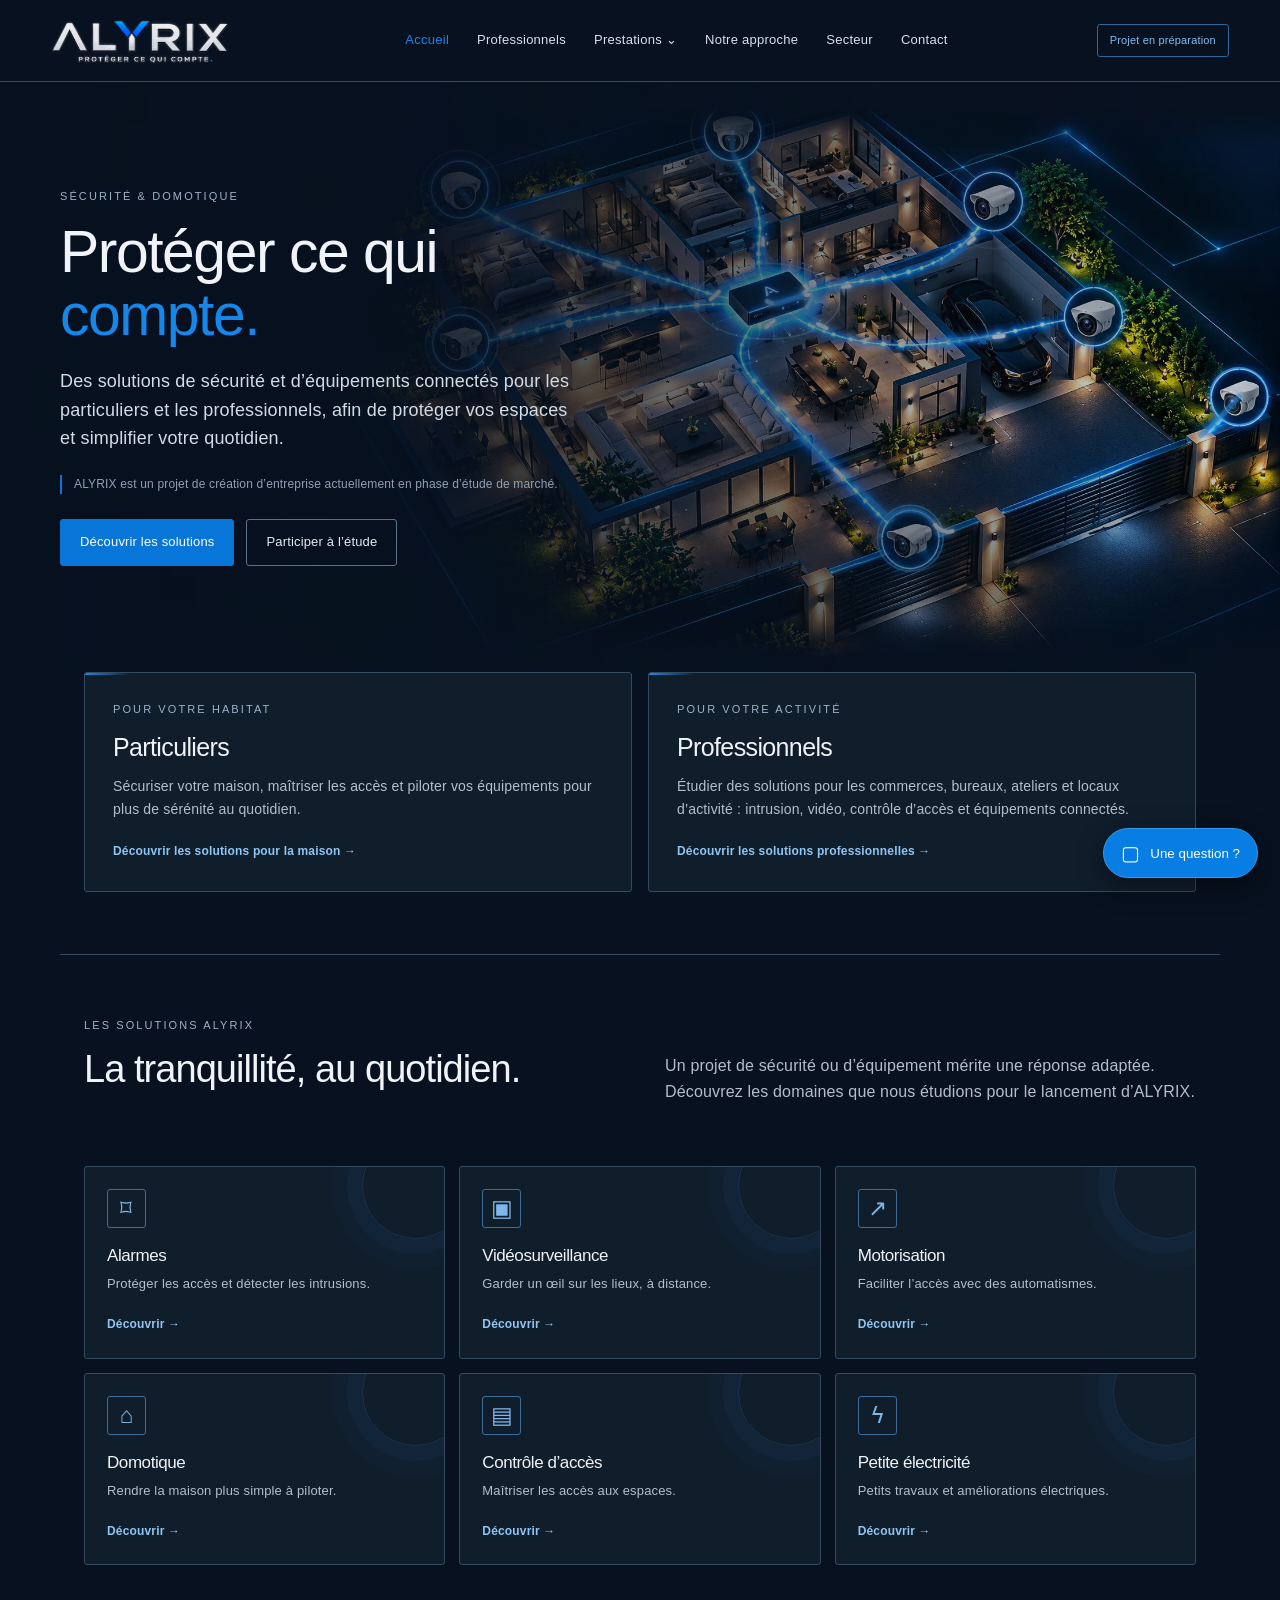
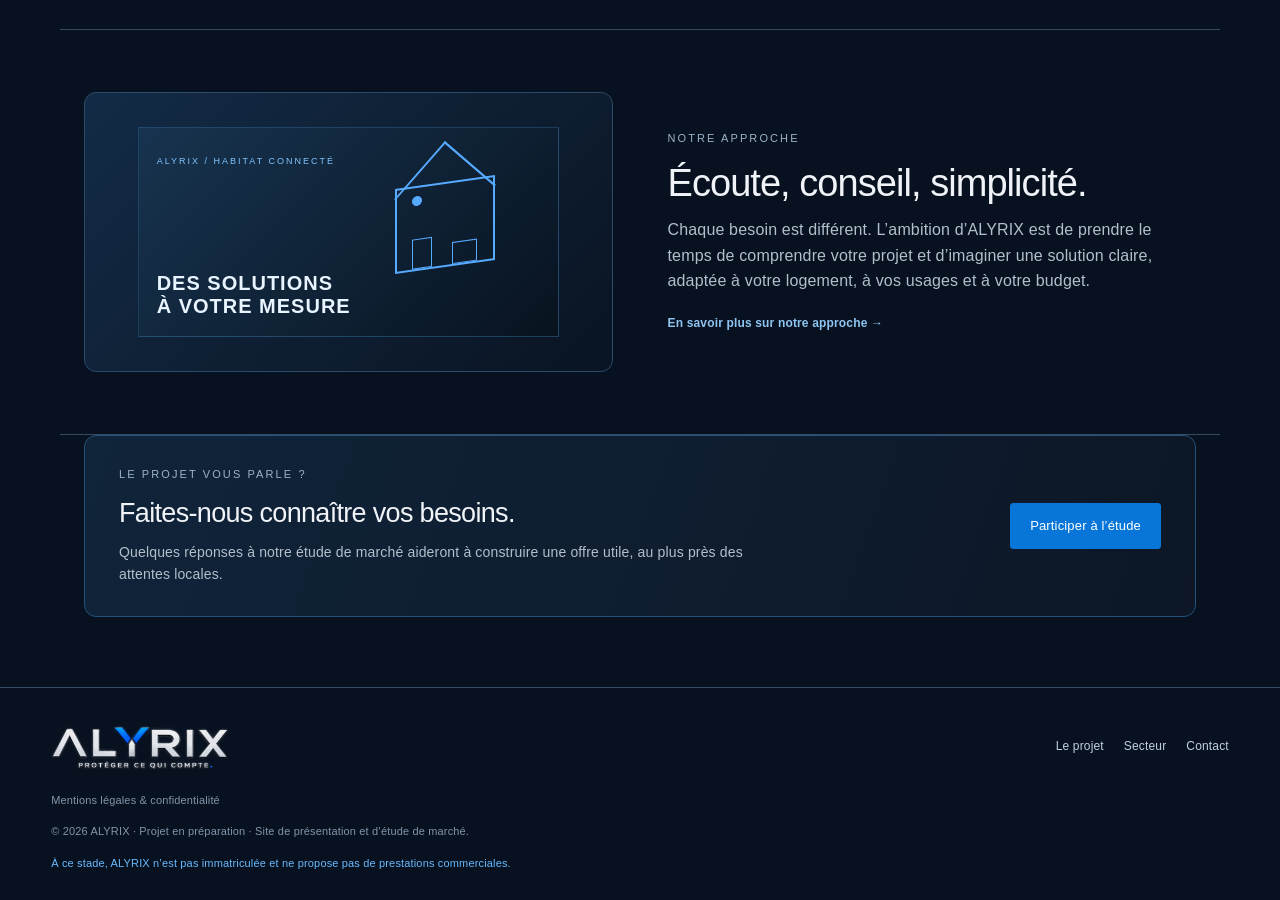
<file: index.html>
<!doctype html>
<html lang="fr"><head><meta charset="utf-8"><meta name="viewport" content="width=device-width, initial-scale=1"><meta name="google-site-verification" content="VpxHFSz0u31ihf_xA2IIpn28OneVtFXocKQgmVexgaA"><meta name="google-site-verification" content="W8HyOO6eVFx0mHWOHf5sVILR9EcZGxR4HZyZxR-P7TQ"><meta name="description" content="ALYRIX, projet en préparation : solutions de sécurité, domotique et équipements de l'habitat en Nord-Gironde."><title>ALYRIX | Protéger ce qui compte</title><link rel="icon" type="image/png" href="favicon.png"><link rel="apple-touch-icon" href="apple-touch-icon.png"><link rel="canonical" href="https://alyrixsecurite.github.io/alyrix/index.html"><meta property="og:url" content="https://alyrixsecurite.github.io/alyrix/index.html"><meta property="og:image" content="https://alyrixsecurite.github.io/alyrix/og-image.png"><meta property="og:image:width" content="1200"><meta property="og:image:height" content="630"><meta name="twitter:card" content="summary_large_image"><meta property="og:type" content="website"><meta property="og:locale" content="fr_FR"><meta property="og:site_name" content="ALYRIX"><meta property="og:title" content="ALYRIX | Protéger ce qui compte"><meta property="og:description" content="ALYRIX, projet en préparation : solutions de sécurité, domotique et équipements de l'habitat en Nord-Gironde."><link rel="preload" as="image" href="hero-reseau-hd.webp"><link rel="stylesheet" href="styles.css?v=35"><script defer src="script.js"></script></head>
<body><header class="site-header"><a class="brand" href="index.html" aria-label="ALYRIX accueil"><img class="alyrix-logo" src="logo-alyrix.png" alt="ALYRIX, protéger ce qui compte" width="640" height="220"></a><button class="menu-toggle" aria-expanded="false" aria-controls="main-nav">Menu ☰</button><nav id="main-nav" class="nav"><a class="active" href="index.html">Accueil</a><a href="professionnels.html">Professionnels</a><div class="nav-drop"><button class="drop-button" aria-expanded="false">Prestations <span>⌄</span></button><div class="drop-menu"><a href="alarmes.html">Alarmes</a><a href="videosurveillance.html">Vidéosurveillance</a><a href="controle-acces.html">Contrôle d’accès</a><a href="motorisation.html">Motorisation de portails</a><a href="domotique.html">Domotique</a><a href="electricite.html">Petite électricité</a></div></div><a href="approche.html">Notre approche</a><a href="secteur.html">Secteur</a><a href="contact.html">Contact</a></nav><span class="status">Projet en préparation</span></header>
<main><section class="hero hero-background"><div class="hero-copy"><p class="eyebrow">SÉCURITÉ & DOMOTIQUE</p><h1>Protéger ce qui <em>compte.</em></h1><p class="lead">Des solutions de sécurité et d’équipements connectés pour les particuliers et les professionnels, afin de protéger vos espaces et simplifier votre quotidien.</p><p class="small-note">ALYRIX est un projet de création d’entreprise actuellement en phase d’étude de marché.</p><div class="actions"><a class="button" href="prestations.html">Découvrir les solutions</a><a class="button secondary" href="contact.html">Participer à l’étude</a></div></div><svg class="hero-signal-overlay" viewBox="0 0 1649 954" preserveAspectRatio="xMidYMid meet" aria-hidden="true">
<image href="hero-reseau-hd.webp" x="0" y="0" width="1649" height="954" preserveAspectRatio="none"/>
<defs><filter id="signalGlow" x="-50%" y="-50%" width="200%" height="200%"><feGaussianBlur stdDeviation="6" result="b"/><feMerge><feMergeNode in="b"/><feMergeNode in="SourceGraphic"/></feMerge></filter></defs>
<g class="signal-flow" fill="none" stroke-linecap="round" stroke-linejoin="round">
<g class="signal-rings" fill="none" stroke="#5cc0ff" stroke-width="3">
 <circle cx="228" cy="142" r="48"><animate attributeName="r" values="48;88" dur="2.8s" begin="0.00s" repeatCount="indefinite"/><animate attributeName="opacity" values="0.75;0" dur="2.8s" begin="0.00s" repeatCount="indefinite"/></circle>
 <circle cx="700" cy="42" r="46"><animate attributeName="r" values="46;86" dur="2.8s" begin="-0.40s" repeatCount="indefinite"/><animate attributeName="opacity" values="0.75;0" dur="2.8s" begin="-0.40s" repeatCount="indefinite"/></circle>
 <circle cx="1154" cy="162" r="50"><animate attributeName="r" values="50;90" dur="2.8s" begin="-0.80s" repeatCount="indefinite"/><animate attributeName="opacity" values="0.75;0" dur="2.8s" begin="-0.80s" repeatCount="indefinite"/></circle>
 <circle cx="1326" cy="360" r="50"><animate attributeName="r" values="50;90" dur="2.8s" begin="-1.20s" repeatCount="indefinite"/><animate attributeName="opacity" values="0.75;0" dur="2.8s" begin="-1.20s" repeatCount="indefinite"/></circle>
 <circle cx="1578" cy="500" r="46"><animate attributeName="r" values="46;86" dur="2.8s" begin="-1.60s" repeatCount="indefinite"/><animate attributeName="opacity" values="0.75;0" dur="2.8s" begin="-1.60s" repeatCount="indefinite"/></circle>
 <circle cx="1008" cy="746" r="48"><animate attributeName="r" values="48;88" dur="2.8s" begin="-2.00s" repeatCount="indefinite"/><animate attributeName="opacity" values="0.75;0" dur="2.8s" begin="-2.00s" repeatCount="indefinite"/></circle>
 <circle cx="230" cy="408" r="48"><animate attributeName="r" values="48;88" dur="2.8s" begin="-2.40s" repeatCount="indefinite"/><animate attributeName="opacity" values="0.75;0" dur="2.8s" begin="-2.40s" repeatCount="indefinite"/></circle>
</g>
<g filter="url(#signalGlow)">
 <path d="M760 335 C762 336 765 340 773 339 C781 338 801 332 810 329 C819 326 822 324 824 321 C827 318 832 317 828 311 C823 305 810 288 798 283 C786 278 774 278 757 281 C740 284 713 295 699 301 C685 306 687 312 674 314 C661 316 652 320 622 313 C592 307 548 294 493 276 C438 257 336 224 292 202 C248 180 239 152 228 142" class="tail" pathLength="1000" stroke-dasharray="150 350"><animate attributeName="stroke-dashoffset" from="500" to="0" dur="1.54s" begin="-0.00s" repeatCount="indefinite"/></path>
 <path d="M760 335 C762 336 765 340 773 339 C781 338 801 332 810 329 C819 326 822 324 824 321 C827 318 832 317 828 311 C823 305 810 288 798 283 C786 278 774 278 757 281 C740 284 713 295 699 301 C685 306 687 312 674 314 C661 316 652 320 622 313 C592 307 548 294 493 276 C438 257 336 224 292 202 C248 180 239 152 228 142" class="head" pathLength="1000" stroke-dasharray="26 474"><animate attributeName="stroke-dashoffset" from="376" to="-124" dur="1.54s" begin="-0.00s" repeatCount="indefinite"/></path>
 <path d="M760 335 C762 336 766 340 773 339 C781 339 797 334 805 331 C813 328 819 326 823 323 C827 320 832 319 828 312 C824 305 810 289 800 283 C790 278 775 281 767 278 C759 276 758 284 755 267 C752 250 752 197 749 176 C746 155 746 154 738 138 C730 122 708 98 702 82 C696 66 700 49 700 42" class="tail" pathLength="1000" stroke-dasharray="150 350"><animate attributeName="stroke-dashoffset" from="500" to="0" dur="0.85s" begin="-0.90s" repeatCount="indefinite"/></path>
 <path d="M760 335 C762 336 766 340 773 339 C781 339 797 334 805 331 C813 328 819 326 823 323 C827 320 832 319 828 312 C824 305 810 289 800 283 C790 278 775 281 767 278 C759 276 758 284 755 267 C752 250 752 197 749 176 C746 155 746 154 738 138 C730 122 708 98 702 82 C696 66 700 49 700 42" class="head" pathLength="1000" stroke-dasharray="26 474"><animate attributeName="stroke-dashoffset" from="376" to="-124" dur="0.85s" begin="-0.90s" repeatCount="indefinite"/></path>
 <path d="M760 335 C763 336 756 342 776 339 C796 335 845 319 878 313 C911 306 949 304 975 299 C1001 294 1014 289 1032 282 C1050 275 1066 267 1082 256 C1098 245 1119 225 1131 217 C1143 209 1147 219 1151 210 C1155 201 1154 170 1154 162" class="tail" pathLength="1000" stroke-dasharray="150 350"><animate attributeName="stroke-dashoffset" from="500" to="0" dur="0.97s" begin="-1.80s" repeatCount="indefinite"/></path>
 <path d="M760 335 C763 336 756 342 776 339 C796 335 845 319 878 313 C911 306 949 304 975 299 C1001 294 1014 289 1032 282 C1050 275 1066 267 1082 256 C1098 245 1119 225 1131 217 C1143 209 1147 219 1151 210 C1155 201 1154 170 1154 162" class="head" pathLength="1000" stroke-dasharray="26 474"><animate attributeName="stroke-dashoffset" from="376" to="-124" dur="0.97s" begin="-1.80s" repeatCount="indefinite"/></path>
 <path d="M760 335 C762 336 762 341 774 339 C786 337 822 326 832 325 C843 323 836 326 837 332 C838 339 837 355 840 363 C843 371 840 371 855 378 C870 386 908 403 927 408 C946 412 955 405 967 406 C979 407 987 414 997 414 C1007 415 1001 410 1028 407 C1056 404 1126 401 1162 396 C1198 392 1223 386 1243 381 C1263 375 1267 364 1281 361 C1295 357 1318 360 1326 360" class="tail" pathLength="1000" stroke-dasharray="150 350"><animate attributeName="stroke-dashoffset" from="500" to="0" dur="1.30s" begin="-2.70s" repeatCount="indefinite"/></path>
 <path d="M760 335 C762 336 762 341 774 339 C786 337 822 326 832 325 C843 323 836 326 837 332 C838 339 837 355 840 363 C843 371 840 371 855 378 C870 386 908 403 927 408 C946 412 955 405 967 406 C979 407 987 414 997 414 C1007 415 1001 410 1028 407 C1056 404 1126 401 1162 396 C1198 392 1223 386 1243 381 C1263 375 1267 364 1281 361 C1295 357 1318 360 1326 360" class="head" pathLength="1000" stroke-dasharray="26 474"><animate attributeName="stroke-dashoffset" from="376" to="-124" dur="1.30s" begin="-2.70s" repeatCount="indefinite"/></path>
 <path d="M760 335 C763 336 764 341 775 339 C786 337 818 325 829 324 C839 323 839 326 836 332 C834 338 825 354 814 360 C803 366 786 360 773 368 C760 376 741 397 733 407 C726 417 729 418 728 429 C727 440 727 462 728 471 C729 480 725 474 733 483 C740 492 760 512 773 523 C786 535 781 523 812 553 C843 583 934 676 961 701 C988 727 967 706 973 706 C979 705 990 699 998 698 C1006 697 1014 697 1021 699 C1028 701 1033 704 1039 709 C1045 714 1052 725 1057 729 C1062 733 1064 733 1068 734 C1072 734 1067 738 1083 733 C1099 727 1129 712 1165 700 C1201 687 1260 670 1300 655 C1340 641 1386 622 1408 612 C1430 601 1423 598 1430 594 C1437 590 1438 589 1449 586 C1460 583 1482 583 1495 577 C1508 572 1515 566 1529 553 C1543 540 1570 509 1578 500" class="tail" pathLength="1000" stroke-dasharray="150 350"><animate attributeName="stroke-dashoffset" from="500" to="0" dur="2.71s" begin="-3.60s" repeatCount="indefinite"/></path>
 <path d="M760 335 C763 336 764 341 775 339 C786 337 818 325 829 324 C839 323 839 326 836 332 C834 338 825 354 814 360 C803 366 786 360 773 368 C760 376 741 397 733 407 C726 417 729 418 728 429 C727 440 727 462 728 471 C729 480 725 474 733 483 C740 492 760 512 773 523 C786 535 781 523 812 553 C843 583 934 676 961 701 C988 727 967 706 973 706 C979 705 990 699 998 698 C1006 697 1014 697 1021 699 C1028 701 1033 704 1039 709 C1045 714 1052 725 1057 729 C1062 733 1064 733 1068 734 C1072 734 1067 738 1083 733 C1099 727 1129 712 1165 700 C1201 687 1260 670 1300 655 C1340 641 1386 622 1408 612 C1430 601 1423 598 1430 594 C1437 590 1438 589 1449 586 C1460 583 1482 583 1495 577 C1508 572 1515 566 1529 553 C1543 540 1570 509 1578 500" class="head" pathLength="1000" stroke-dasharray="26 474"><animate attributeName="stroke-dashoffset" from="376" to="-124" dur="2.71s" begin="-3.60s" repeatCount="indefinite"/></path>
 <path d="M760 335 C763 336 764 341 775 339 C786 337 818 325 829 324 C839 323 839 326 836 332 C834 338 825 354 814 360 C803 366 786 360 773 368 C760 376 741 397 733 407 C726 417 728 413 728 425 C728 437 692 434 732 481 C771 528 919 666 965 710 C1011 754 1001 740 1008 746" class="tail" pathLength="1000" stroke-dasharray="150 350"><animate attributeName="stroke-dashoffset" from="500" to="0" dur="1.40s" begin="-4.50s" repeatCount="indefinite"/></path>
 <path d="M760 335 C763 336 764 341 775 339 C786 337 818 325 829 324 C839 323 839 326 836 332 C834 338 825 354 814 360 C803 366 786 360 773 368 C760 376 741 397 733 407 C726 417 728 413 728 425 C728 437 692 434 732 481 C771 528 919 666 965 710 C1011 754 1001 740 1008 746" class="head" pathLength="1000" stroke-dasharray="26 474"><animate attributeName="stroke-dashoffset" from="376" to="-124" dur="1.40s" begin="-4.50s" repeatCount="indefinite"/></path>
 <path d="M760 335 C762 336 765 340 773 339 C781 338 801 332 810 329 C819 326 822 324 824 321 C827 318 832 317 828 311 C823 305 810 287 797 283 C784 278 766 278 749 281 C732 285 712 293 693 303 C674 314 672 334 635 344 C598 354 509 359 472 362 C436 365 434 360 416 362 C398 364 381 368 361 373 C341 378 310 385 294 395 C278 405 271 427 264 433 C257 438 259 433 253 429 C247 425 234 411 230 408" class="tail" pathLength="1000" stroke-dasharray="150 350"><animate attributeName="stroke-dashoffset" from="500" to="0" dur="1.54s" begin="-5.40s" repeatCount="indefinite"/></path>
 <path d="M760 335 C762 336 765 340 773 339 C781 338 801 332 810 329 C819 326 822 324 824 321 C827 318 832 317 828 311 C823 305 810 287 797 283 C784 278 766 278 749 281 C732 285 712 293 693 303 C674 314 672 334 635 344 C598 354 509 359 472 362 C436 365 434 360 416 362 C398 364 381 368 361 373 C341 378 310 385 294 395 C278 405 271 427 264 433 C257 438 259 433 253 429 C247 425 234 411 230 408" class="head" pathLength="1000" stroke-dasharray="26 474"><animate attributeName="stroke-dashoffset" from="376" to="-124" dur="1.54s" begin="-5.40s" repeatCount="indefinite"/></path>
</g>
<ellipse class="hub-pulse" cx="760" cy="335" rx="95" ry="48" fill="none" stroke="#8fd4ff" stroke-width="3"><animate attributeName="rx" values="95;150" dur="2.6s" repeatCount="indefinite"/><animate attributeName="ry" values="48;80" dur="2.6s" repeatCount="indefinite"/><animate attributeName="opacity" values="0.8;0" dur="2.6s" repeatCount="indefinite"/></ellipse>
</g></svg></section>
<section class="audiences section"><article class="audience-card"><p class="eyebrow">POUR VOTRE HABITAT</p><h2>Particuliers</h2><p>Sécuriser votre maison, maîtriser les accès et piloter vos équipements pour plus de sérénité au quotidien.</p><a class="text-link" href="prestations.html">Découvrir les solutions pour la maison →</a></article><article class="audience-card"><p class="eyebrow">POUR VOTRE ACTIVITÉ</p><h2>Professionnels</h2><p>Étudier des solutions pour les commerces, bureaux, ateliers et locaux d’activité : intrusion, vidéo, contrôle d’accès et équipements connectés.</p><a class="text-link" href="professionnels.html">Découvrir les solutions professionnelles →</a></article></section>
<section class="intro section"><div><p class="eyebrow">LES SOLUTIONS ALYRIX</p><h2>La tranquillité, au quotidien.</h2></div><p>Un projet de sécurité ou d’équipement mérite une réponse adaptée. Découvrez les domaines que nous étudions pour le lancement d’ALYRIX.</p></section>
<section class="service-grid"><a class="service-card" href="alarmes.html"><span class="service-icon">⌑</span><h3>Alarmes</h3><p>Protéger les accès et détecter les intrusions.</p><span class="card-link">Découvrir →</span></a><a class="service-card" href="videosurveillance.html"><span class="service-icon">▣</span><h3>Vidéosurveillance</h3><p>Garder un œil sur les lieux, à distance.</p><span class="card-link">Découvrir →</span></a><a class="service-card" href="motorisation.html"><span class="service-icon">↗</span><h3>Motorisation</h3><p>Faciliter l’accès avec des automatismes.</p><span class="card-link">Découvrir →</span></a><a class="service-card" href="domotique.html"><span class="service-icon">⌂</span><h3>Domotique</h3><p>Rendre la maison plus simple à piloter.</p><span class="card-link">Découvrir →</span></a><a class="service-card" href="controle-acces.html"><span class="service-icon">▤</span><h3>Contrôle d’accès</h3><p>Maîtriser les accès aux espaces.</p><span class="card-link">Découvrir →</span></a><a class="service-card" href="electricite.html"><span class="service-icon">ϟ</span><h3>Petite électricité</h3><p>Petits travaux et améliorations électriques.</p><span class="card-link">Découvrir →</span></a></section>
<section class="feature section"><div class="feature-art"><div class="blueprint"><span>ALYRIX / HABITAT CONNECTÉ</span><div class="plan-house"><i></i><i></i><i></i></div><b>DES SOLUTIONS<br>À VOTRE MESURE</b></div></div><div><p class="eyebrow">NOTRE APPROCHE</p><h2>Écoute, conseil, simplicité.</h2><p>Chaque besoin est différent. L’ambition d’ALYRIX est de prendre le temps de comprendre votre projet et d’imaginer une solution claire, adaptée à votre logement, à vos usages et à votre budget.</p><a class="text-link" href="approche.html">En savoir plus sur notre approche →</a></div></section>
<section class="cta"><div><p class="eyebrow">LE PROJET VOUS PARLE ?</p><h2>Faites-nous connaître vos besoins.</h2><p>Quelques réponses à notre étude de marché aideront à construire une offre utile, au plus près des attentes locales.</p></div><a class="button" href="contact.html">Participer à l’étude</a></section></main>
<footer><a class="brand" href="index.html"><img class="alyrix-logo" src="logo-alyrix.png" alt="ALYRIX, protéger ce qui compte" width="640" height="220"></a><div class="footer-links"><a href="approche.html">Le projet</a><a href="secteur.html">Secteur</a><a href="contact.html">Contact</a></div>
    <p class="footer-legal"><a href="confidentialite.html">Mentions légales & confidentialité</a></p><p>© 2026 ALYRIX · Projet en préparation · Site de présentation et d’étude de marché.</p><p class="disclaimer">À ce stade, ALYRIX n’est pas immatriculée et ne propose pas de prestations commerciales.</p></footer></body></html>
</file>
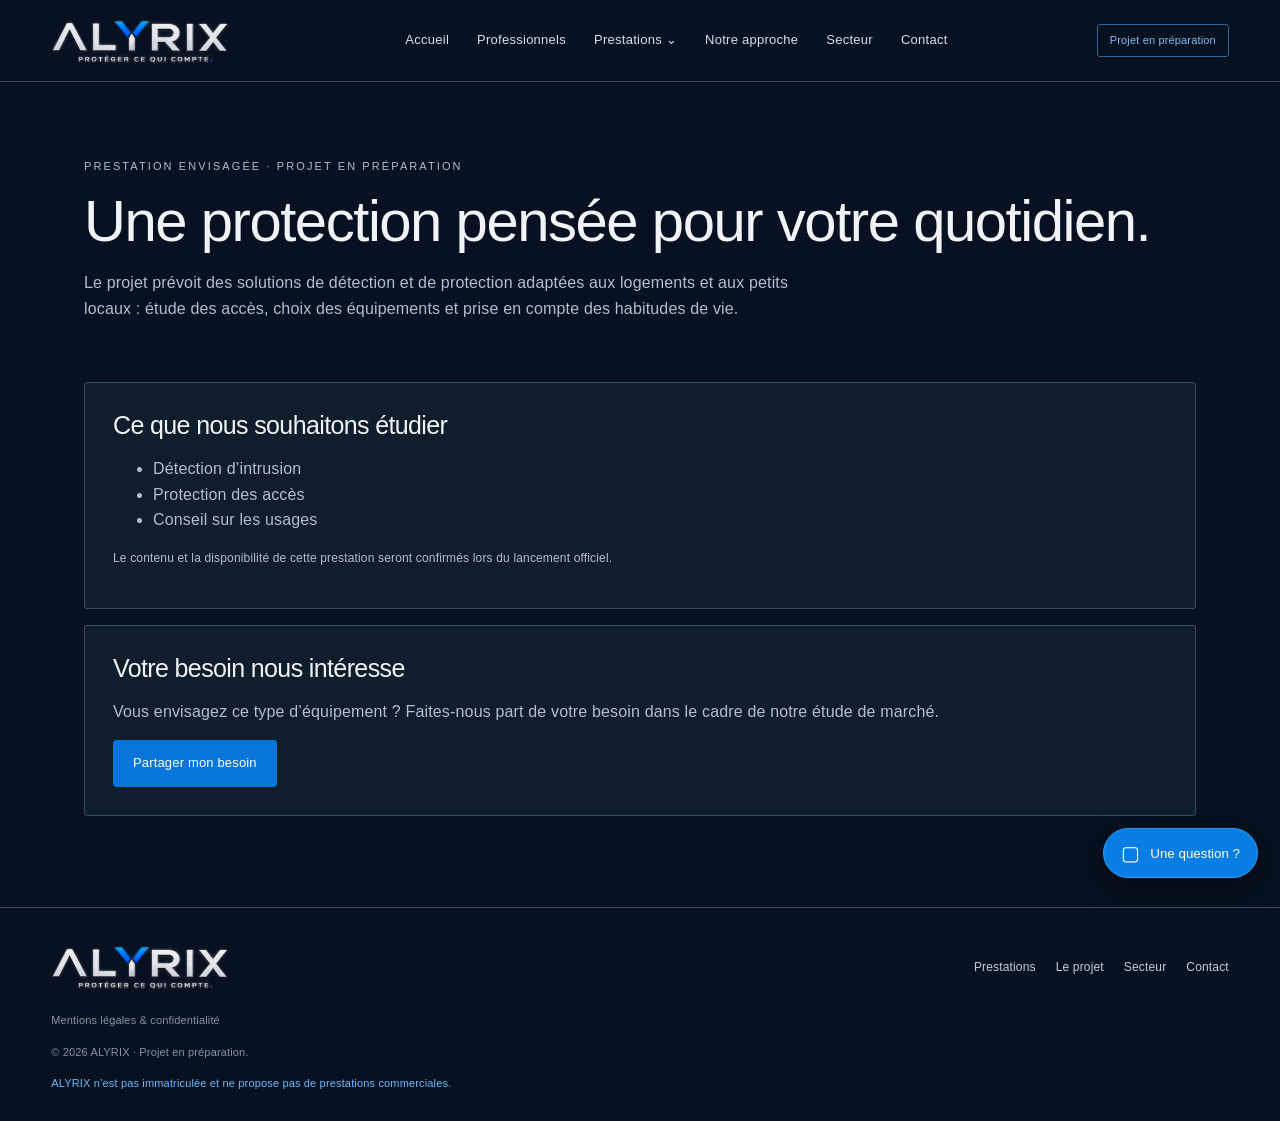
<file: alarmes.html>
<!doctype html>
<html lang="fr">
<head>
  <meta charset="utf-8">
  <meta name="viewport" content="width=device-width,initial-scale=1">
  <title>Alarmes | ALYRIX</title>
  <meta name="description" content="Alarmes anti-intrusion pour la maison et les petits locaux : prestation à l'étude par ALYRIX en Nord-Gironde. Participez à l'étude de marché."><link rel="icon" type="image/png" href="favicon.png"><link rel="apple-touch-icon" href="apple-touch-icon.png"><link rel="canonical" href="https://alyrixsecurite.github.io/alyrix/alarmes.html"><meta property="og:url" content="https://alyrixsecurite.github.io/alyrix/alarmes.html"><meta property="og:image" content="https://alyrixsecurite.github.io/alyrix/og-image.png"><meta property="og:image:width" content="1200"><meta property="og:image:height" content="630"><meta name="twitter:card" content="summary_large_image"><meta property="og:type" content="website"><meta property="og:locale" content="fr_FR"><meta property="og:site_name" content="ALYRIX"><meta property="og:title" content="Alarmes | ALYRIX"><meta property="og:description" content="Alarmes anti-intrusion pour la maison et les petits locaux : prestation à l'étude par ALYRIX en Nord-Gironde. Participez à l'étude de marché."><link rel="stylesheet" href="styles.css?v=35">
  <script defer src="script.js"></script>
</head>
<body>

  <header class="site-header">
    <a class="brand" href="index.html">
      <img src="logo-alyrix.png" alt="ALYRIX, protéger ce qui compte" class="alyrix-logo" width="640" height="220">
    </a>
    <button class="menu-toggle" aria-expanded="false" aria-controls="main-nav">Menu ☰</button>
    <nav id="main-nav" class="nav">
      <a href="index.html">Accueil</a>
      <a href="professionnels.html">Professionnels</a>
      <div class="nav-drop">
        <button class="drop-button" aria-expanded="false">Prestations ⌄</button>
        <div class="drop-menu">
          <a href="prestations.html">Toutes les prestations</a>
          <a href="alarmes.html">Alarmes</a>
          <a href="videosurveillance.html">Vidéosurveillance</a>
          <a href="controle-acces.html">Contrôle d’accès</a>
          <a href="motorisation.html">Motorisation</a>
          <a href="domotique.html">Domotique</a>
          <a href="electricite.html">Petite électricité</a>
        </div>
      </div>
      <a href="approche.html">Notre approche</a>
      <a href="secteur.html">Secteur</a>
      <a href="contact.html">Contact</a>
    </nav>
    <span class="status">Projet en préparation</span>
  </header>

  <main>
    <section class="page-hero">
      <p class="eyebrow">PRESTATION ENVISAGÉE · PROJET EN PRÉPARATION</p>
      <h1>Une protection pensée pour votre quotidien.</h1>
      <p>Le projet prévoit des solutions de détection et de protection adaptées aux logements et aux petits locaux : étude des accès, choix des équipements et prise en compte des habitudes de vie.</p>
    </section>

    <section class="content">
      <div class="content-panel">
        <h2>Ce que nous souhaitons étudier</h2>
        <ul>
          <li>Détection d’intrusion</li>
          <li>Protection des accès</li>
          <li>Conseil sur les usages</li>
        </ul>
        <p class="hint">Le contenu et la disponibilité de cette prestation seront confirmés lors du lancement officiel.</p>
      </div>

      <div class="content-panel">
        <h2>Votre besoin nous intéresse</h2>
        <p>Vous envisagez ce type d’équipement ? Faites-nous part de votre besoin dans le cadre de notre étude de marché.</p>
        <a class="button" href="contact.html">Partager mon besoin</a>
      </div>
    </section>
  </main>

  <footer>
    <a class="brand" href="index.html">
      <img src="logo-alyrix.png" alt="ALYRIX" class="alyrix-logo" width="640" height="220">
    </a>
    <div class="footer-links">
      <a href="prestations.html">Prestations</a>
      <a href="approche.html">Le projet</a>
      <a href="secteur.html">Secteur</a>
      <a href="contact.html">Contact</a>
    </div>
    <p class="footer-legal"><a href="confidentialite.html">Mentions légales & confidentialité</a></p>
    <p>© 2026 ALYRIX · Projet en préparation.</p>
    <p class="disclaimer">ALYRIX n’est pas immatriculée et ne propose pas de prestations commerciales.</p>
  </footer>

</body>
</html>
</file>
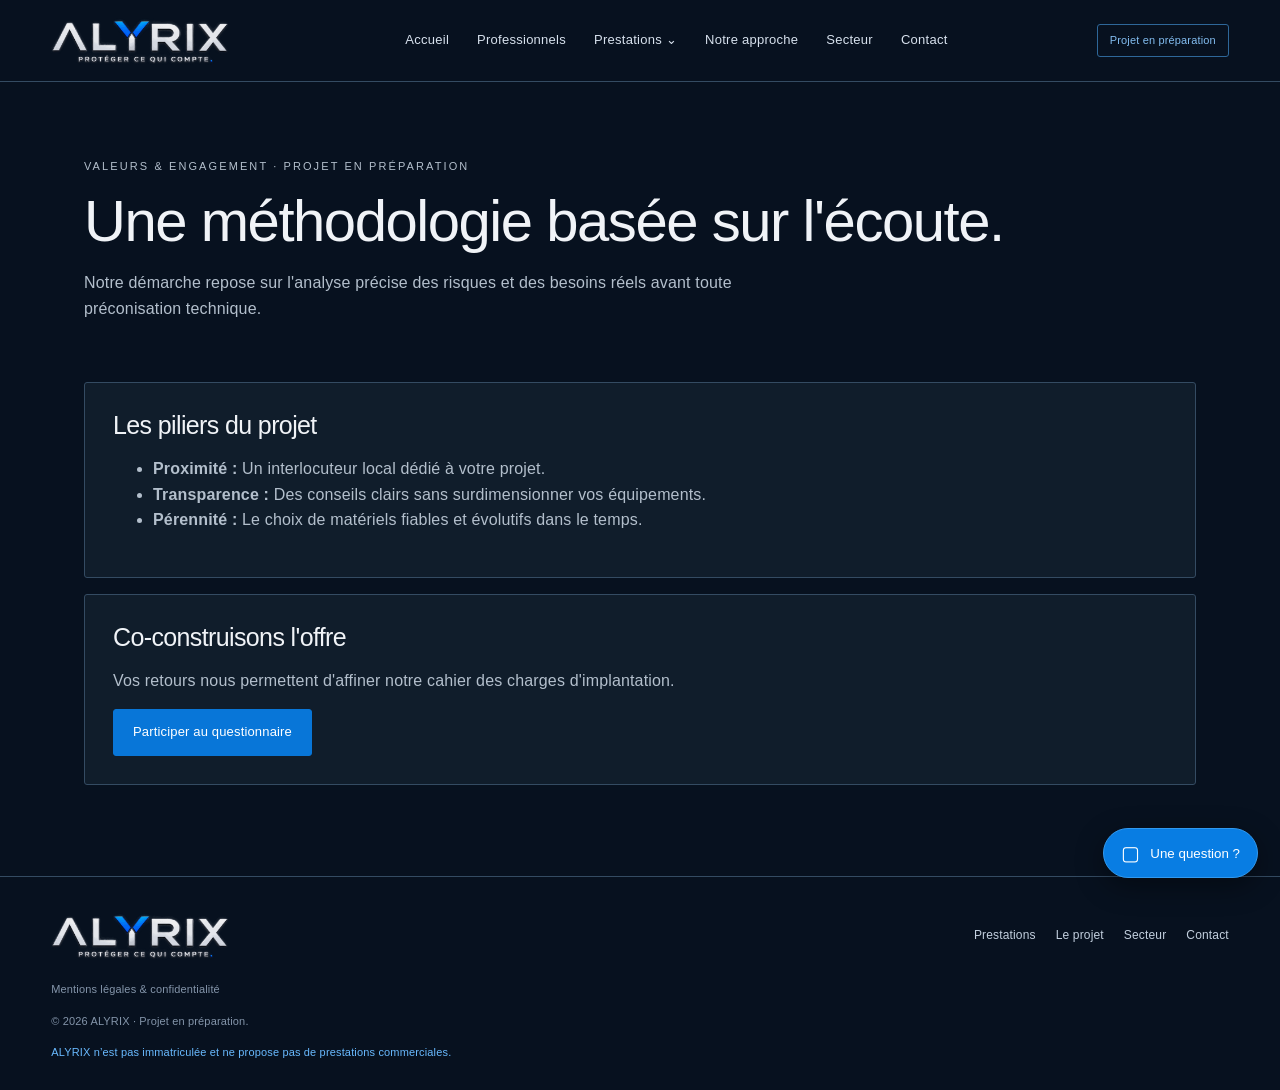
<file: approche.html>
<!doctype html>
<html lang="fr">
<head>
  <meta charset="utf-8">
  <meta name="viewport" content="width=device-width,initial-scale=1">
  <title>Notre approche | ALYRIX</title>
  <meta name="description" content="L'approche ALYRIX : écoute, conseil et simplicité, avec des solutions adaptées à votre logement, vos usages et votre budget."><link rel="icon" type="image/png" href="favicon.png"><link rel="apple-touch-icon" href="apple-touch-icon.png"><link rel="canonical" href="https://alyrixsecurite.github.io/alyrix/approche.html"><meta property="og:url" content="https://alyrixsecurite.github.io/alyrix/approche.html"><meta property="og:image" content="https://alyrixsecurite.github.io/alyrix/og-image.png"><meta property="og:image:width" content="1200"><meta property="og:image:height" content="630"><meta name="twitter:card" content="summary_large_image"><meta property="og:type" content="website"><meta property="og:locale" content="fr_FR"><meta property="og:site_name" content="ALYRIX"><meta property="og:title" content="Notre approche | ALYRIX"><meta property="og:description" content="L'approche ALYRIX : écoute, conseil et simplicité, avec des solutions adaptées à votre logement, vos usages et votre budget."><link rel="stylesheet" href="styles.css?v=35">
  <script defer src="script.js"></script>
</head>
<body>

  <header class="site-header">
    <a class="brand" href="index.html">
      <img src="logo-alyrix.png" alt="ALYRIX, protéger ce qui compte" class="alyrix-logo" width="640" height="220">
    </a>
    <button class="menu-toggle" aria-expanded="false" aria-controls="main-nav">Menu ☰</button>
    <nav id="main-nav" class="nav">
      <a href="index.html">Accueil</a>
      <a href="professionnels.html">Professionnels</a>
      <div class="nav-drop">
        <button class="drop-button" aria-expanded="false">Prestations ⌄</button>
        <div class="drop-menu">
          <a href="prestations.html">Toutes les prestations</a>
          <a href="alarmes.html">Alarmes</a>
          <a href="videosurveillance.html">Vidéosurveillance</a>
          <a href="controle-acces.html">Contrôle d’accès</a>
          <a href="motorisation.html">Motorisation</a>
          <a href="domotique.html">Domotique</a>
          <a href="electricite.html">Petite électricité</a>
        </div>
      </div>
      <a href="approche.html">Notre approche</a>
      <a href="secteur.html">Secteur</a>
      <a href="contact.html">Contact</a>
    </nav>
    <span class="status">Projet en préparation</span>
  </header>

  <main>
    <section class="page-hero">
      <p class="eyebrow">VALEURS & ENGAGEMENT · PROJET EN PRÉPARATION</p>
      <h1>Une méthodologie basée sur l'écoute.</h1>
      <p>Notre démarche repose sur l'analyse précise des risques et des besoins réels avant toute préconisation technique.</p>
    </section>

    <section class="content">
      <div class="content-panel">
        <h2>Les piliers du projet</h2>
        <ul>
          <li><strong>Proximité :</strong> Un interlocuteur local dédié à votre projet.</li>
          <li><strong>Transparence :</strong> Des conseils clairs sans surdimensionner vos équipements.</li>
          <li><strong>Pérennité :</strong> Le choix de matériels fiables et évolutifs dans le temps.</li>
        </ul>
      </div>

      <div class="content-panel">
        <h2>Co-construisons l'offre</h2>
        <p>Vos retours nous permettent d'affiner notre cahier des charges d'implantation.</p>
        <a class="button" href="contact.html">Participer au questionnaire</a>
      </div>
    </section>
  </main>

  <footer>
    <a class="brand" href="index.html">
      <img src="logo-alyrix.png" alt="ALYRIX" class="alyrix-logo" width="640" height="220">
    </a>
    <div class="footer-links">
      <a href="prestations.html">Prestations</a>
      <a href="approche.html">Le projet</a>
      <a href="secteur.html">Secteur</a>
      <a href="contact.html">Contact</a>
    </div>
    <p class="footer-legal"><a href="confidentialite.html">Mentions légales & confidentialité</a></p>
    <p>© 2026 ALYRIX · Projet en préparation.</p>
    <p class="disclaimer">ALYRIX n’est pas immatriculée et ne propose pas de prestations commerciales.</p>
  </footer>

</body>
</html>
</file>
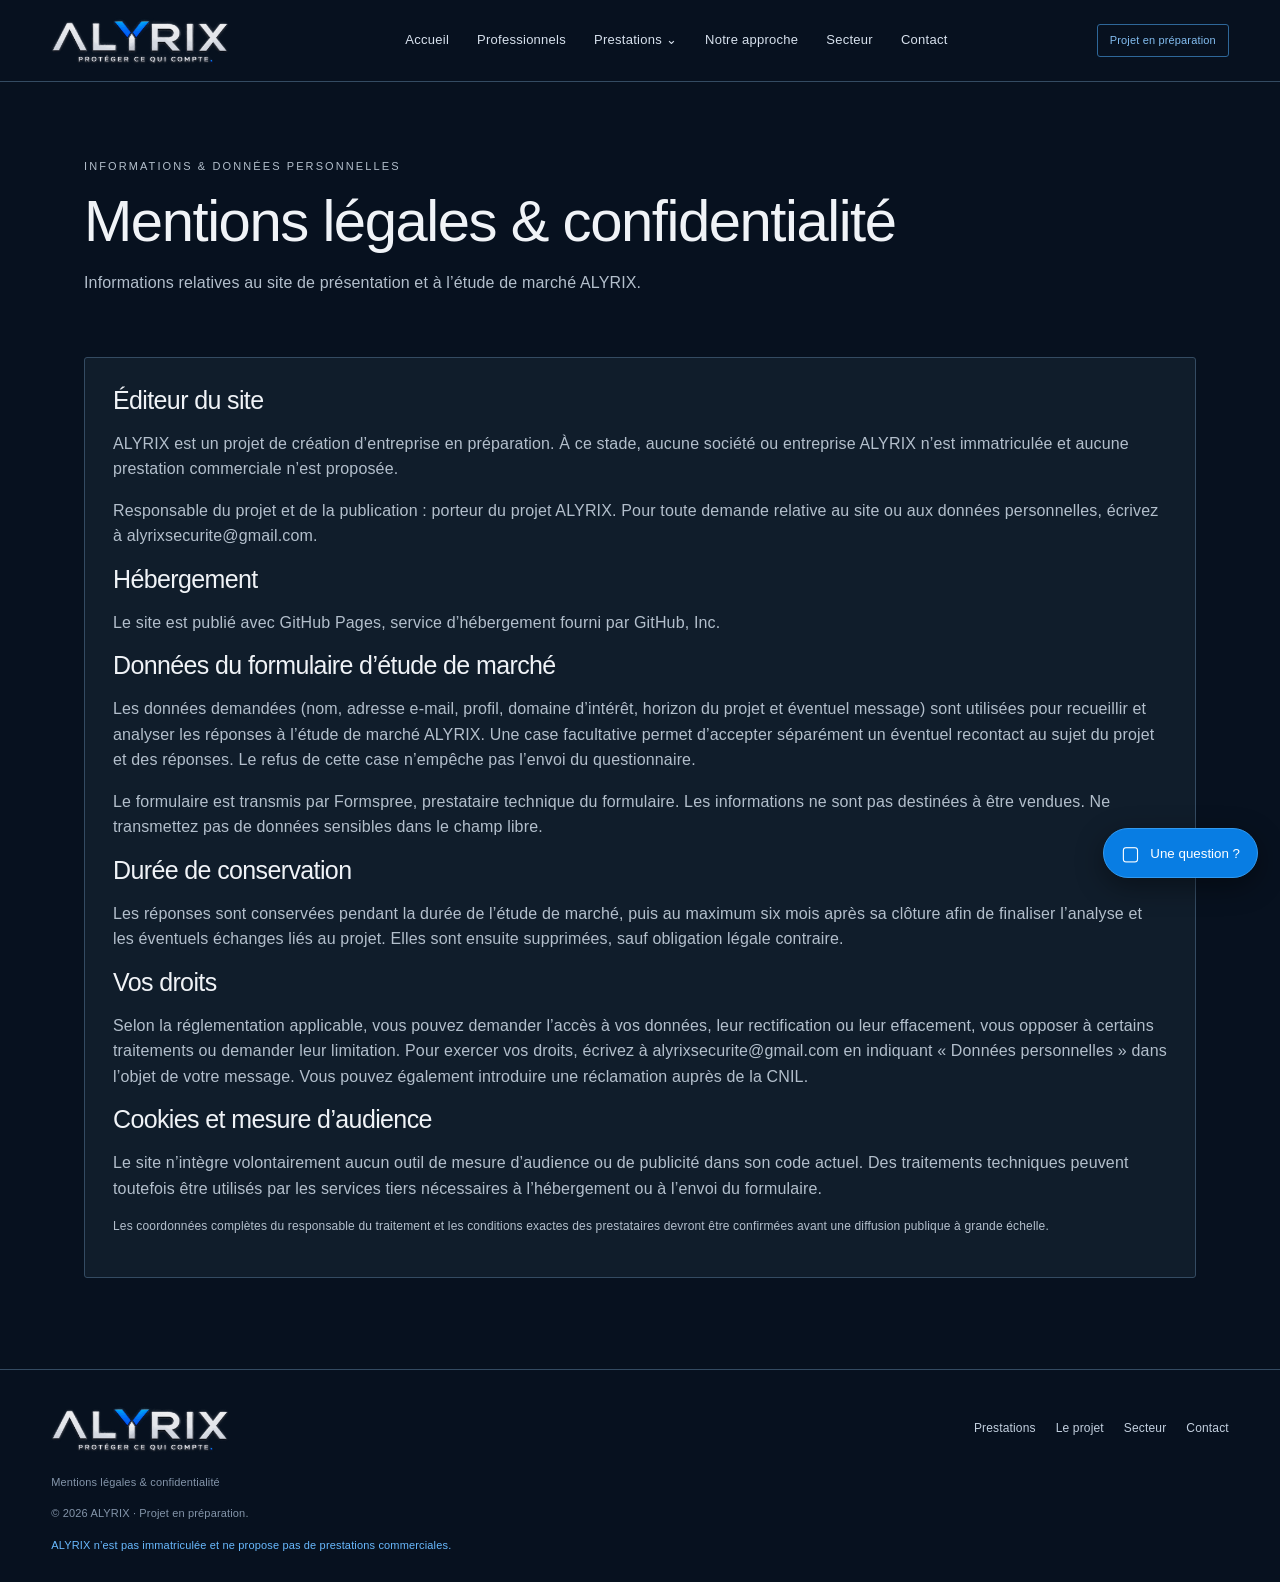
<file: confidentialite.html>
<!doctype html><html lang="fr"><head><meta charset="utf-8"><meta name="viewport" content="width=device-width,initial-scale=1"><title>Mentions légales & confidentialité | ALYRIX</title><meta name="description" content="Mentions légales, hébergement, données du formulaire et droits (RGPD) du site ALYRIX, projet en préparation."><link rel="icon" type="image/png" href="favicon.png"><link rel="apple-touch-icon" href="apple-touch-icon.png"><link rel="canonical" href="https://alyrixsecurite.github.io/alyrix/confidentialite.html"><meta property="og:url" content="https://alyrixsecurite.github.io/alyrix/confidentialite.html"><meta property="og:image" content="https://alyrixsecurite.github.io/alyrix/og-image.png"><meta property="og:image:width" content="1200"><meta property="og:image:height" content="630"><meta name="twitter:card" content="summary_large_image"><meta property="og:type" content="website"><meta property="og:locale" content="fr_FR"><meta property="og:site_name" content="ALYRIX"><meta property="og:title" content="Mentions légales & confidentialité | ALYRIX"><meta property="og:description" content="Mentions légales, hébergement, données du formulaire et droits (RGPD) du site ALYRIX, projet en préparation."><link rel="stylesheet" href="styles.css?v=35"><script defer src="script.js"></script></head><body><header class="site-header"><a class="brand" href="index.html"><img src="logo-alyrix.png" alt="ALYRIX, protéger ce qui compte" class="alyrix-logo" width="640" height="220"></a><button class="menu-toggle" aria-expanded="false" aria-controls="main-nav">Menu ☰</button><nav id="main-nav" class="nav"><a href="index.html">Accueil</a><a href="professionnels.html">Professionnels</a><div class="nav-drop"><button class="drop-button" aria-expanded="false">Prestations ⌄</button><div class="drop-menu"><a href="prestations.html">Toutes les prestations</a><a href="alarmes.html">Alarmes</a><a href="videosurveillance.html">Vidéosurveillance</a><a href="controle-acces.html">Contrôle d’accès</a><a href="motorisation.html">Motorisation</a><a href="domotique.html">Domotique</a><a href="electricite.html">Petite électricité</a></div></div><a href="approche.html">Notre approche</a><a href="secteur.html">Secteur</a><a href="contact.html">Contact</a></nav><span class="status">Projet en préparation</span></header><main><section class="page-hero"><p class="eyebrow">INFORMATIONS & DONNÉES PERSONNELLES</p><h1>Mentions légales & confidentialité</h1><p>Informations relatives au site de présentation et à l’étude de marché ALYRIX.</p></section><section class="content"><div class="content-panel"><h2>Éditeur du site</h2><p>ALYRIX est un projet de création d’entreprise en préparation. À ce stade, aucune société ou entreprise ALYRIX n’est immatriculée et aucune prestation commerciale n’est proposée.</p><p>Responsable du projet et de la publication : porteur du projet ALYRIX. Pour toute demande relative au site ou aux données personnelles, écrivez à <a href="mailto:alyrixsecurite@gmail.com">alyrixsecurite@gmail.com</a>.</p><h2>Hébergement</h2><p>Le site est publié avec GitHub Pages, service d’hébergement fourni par GitHub, Inc.</p><h2>Données du formulaire d’étude de marché</h2><p>Les données demandées (nom, adresse e-mail, profil, domaine d’intérêt, horizon du projet et éventuel message) sont utilisées pour recueillir et analyser les réponses à l’étude de marché ALYRIX. Une case facultative permet d’accepter séparément un éventuel recontact au sujet du projet et des réponses. Le refus de cette case n’empêche pas l’envoi du questionnaire.</p><p>Le formulaire est transmis par Formspree, prestataire technique du formulaire. Les informations ne sont pas destinées à être vendues. Ne transmettez pas de données sensibles dans le champ libre.</p><h2>Durée de conservation</h2><p>Les réponses sont conservées pendant la durée de l’étude de marché, puis au maximum six mois après sa clôture afin de finaliser l’analyse et les éventuels échanges liés au projet. Elles sont ensuite supprimées, sauf obligation légale contraire.</p><h2>Vos droits</h2><p>Selon la réglementation applicable, vous pouvez demander l’accès à vos données, leur rectification ou leur effacement, vous opposer à certains traitements ou demander leur limitation. Pour exercer vos droits, écrivez à <a href="mailto:alyrixsecurite@gmail.com">alyrixsecurite@gmail.com</a> en indiquant « Données personnelles » dans l’objet de votre message. Vous pouvez également introduire une réclamation auprès de la CNIL.</p><h2>Cookies et mesure d’audience</h2><p>Le site n’intègre volontairement aucun outil de mesure d’audience ou de publicité dans son code actuel. Des traitements techniques peuvent toutefois être utilisés par les services tiers nécessaires à l’hébergement ou à l’envoi du formulaire.</p><p class="hint">Les coordonnées complètes du responsable du traitement et les conditions exactes des prestataires devront être confirmées avant une diffusion publique à grande échelle.</p></div></section></main><footer><a class="brand" href="index.html"><img src="logo-alyrix.png" alt="ALYRIX" class="alyrix-logo" width="640" height="220"></a><div class="footer-links"><a href="prestations.html">Prestations</a><a href="approche.html">Le projet</a><a href="secteur.html">Secteur</a><a href="contact.html">Contact</a></div><p class="footer-legal"><a href="confidentialite.html">Mentions légales & confidentialité</a></p><p>© 2026 ALYRIX · Projet en préparation.</p><p class="disclaimer">ALYRIX n’est pas immatriculée et ne propose pas de prestations commerciales.</p></footer></body></html>
</file>
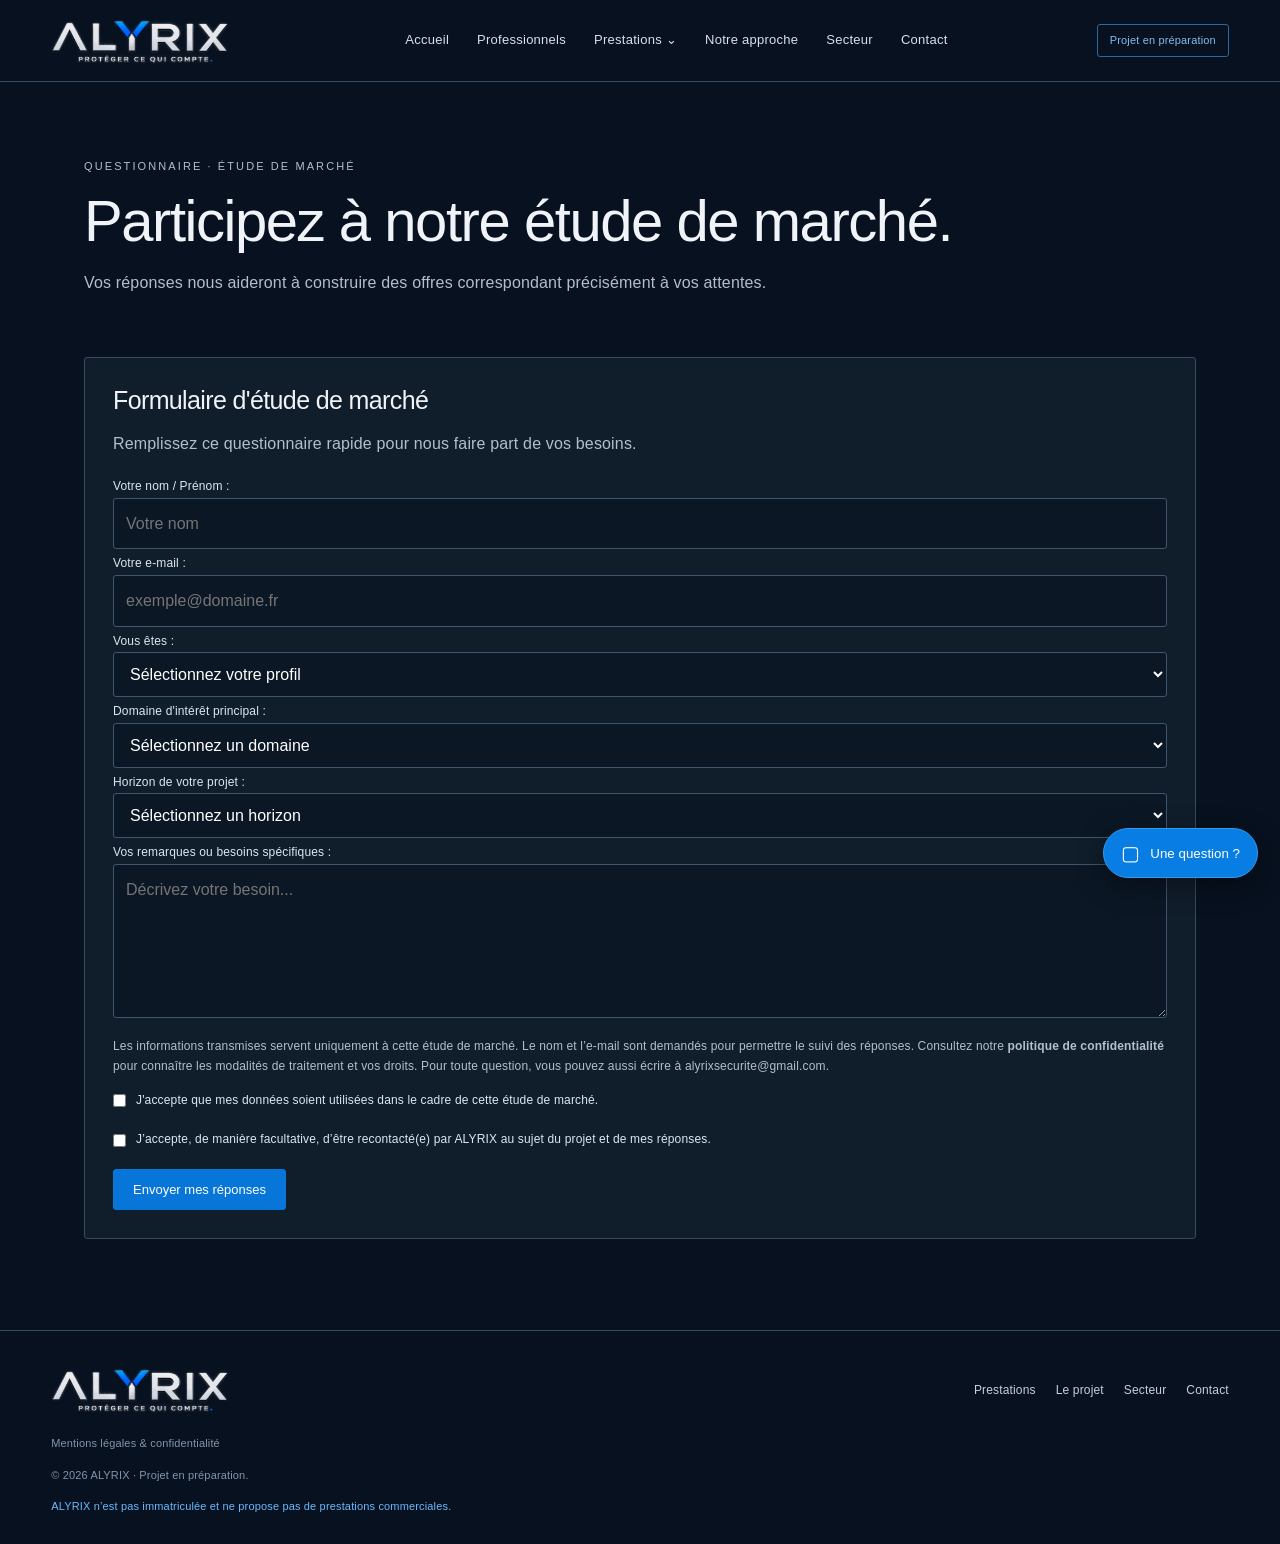
<file: contact.html>
<!doctype html>
<html lang="fr">
<head>
  <meta charset="utf-8">
  <meta name="viewport" content="width=device-width,initial-scale=1">
  <title>Contact & Étude de marché | ALYRIX</title>
  <meta name="description" content="Participez à l'étude de marché ALYRIX : un questionnaire rapide sur vos besoins en sécurité, alarme, vidéo et domotique."><link rel="icon" type="image/png" href="favicon.png"><link rel="apple-touch-icon" href="apple-touch-icon.png"><link rel="canonical" href="https://alyrixsecurite.github.io/alyrix/contact.html"><meta property="og:url" content="https://alyrixsecurite.github.io/alyrix/contact.html"><meta property="og:image" content="https://alyrixsecurite.github.io/alyrix/og-image.png"><meta property="og:image:width" content="1200"><meta property="og:image:height" content="630"><meta name="twitter:card" content="summary_large_image"><meta property="og:type" content="website"><meta property="og:locale" content="fr_FR"><meta property="og:site_name" content="ALYRIX"><meta property="og:title" content="Contact & Étude de marché | ALYRIX"><meta property="og:description" content="Participez à l'étude de marché ALYRIX : un questionnaire rapide sur vos besoins en sécurité, alarme, vidéo et domotique."><link rel="stylesheet" href="styles.css?v=35">
  <script defer src="script.js"></script>
</head>
<body>

  <!-- HEADER -->
  <header class="site-header">
    <a class="brand" href="index.html">
      <img src="logo-alyrix.png" alt="ALYRIX, protéger ce qui compte" class="alyrix-logo" width="640" height="220">
    </a>
    <button class="menu-toggle" aria-expanded="false" aria-controls="main-nav">Menu ☰</button>
    <nav id="main-nav" class="nav">
      <a href="index.html">Accueil</a>
      <a href="professionnels.html">Professionnels</a>
      <div class="nav-drop">
        <button class="drop-button" aria-expanded="false">Prestations ⌄</button>
        <div class="drop-menu">
          <a href="prestations.html">Toutes les prestations</a>
          <a href="alarmes.html">Alarmes</a>
          <a href="videosurveillance.html">Vidéosurveillance</a>
          <a href="controle-acces.html">Contrôle d’accès</a>
          <a href="motorisation.html">Motorisation</a>
          <a href="domotique.html">Domotique</a>
          <a href="electricite.html">Petite électricité</a>
        </div>
      </div>
      <a href="approche.html">Notre approche</a>
      <a href="secteur.html">Secteur</a>
      <a href="contact.html">Contact</a>
    </nav>
    <span class="status">Projet en préparation</span>
  </header>

  <!-- CONTENU -->
  <main>
    <section class="page-hero">
      <p class="eyebrow">QUESTIONNAIRE · ÉTUDE DE MARCHÉ</p>
      <h1>Participez à notre étude de marché.</h1>
      <p>Vos réponses nous aideront à construire des offres correspondant précisément à vos attentes.</p>
    </section>

    <section class="content">
      <div class="content-panel">
        <h2>Formulaire d'étude de marché</h2>
        <p>Remplissez ce questionnaire rapide pour nous faire part de vos besoins.</p>
        
        <!-- Zone d'affichage du message de confirmation / erreur -->
        <div id="form-status" style="display: none; padding: 15px; margin-bottom: 20px; border-radius: 8px; font-weight: 500;"></div>

        <form id="alyrix-form" action="https://formspree.io/f/xaenapld" method="POST" class="survey-form">
          <div class="form-group">
            <label for="name">Votre nom / Prénom :</label>
            <input type="text" id="name" name="Nom" placeholder="Votre nom" required>
          </div>

          <div class="form-group">
            <label for="email">Votre e-mail :</label>
            <input type="email" id="email" name="E-mail" placeholder="exemple@domaine.fr" required>
          </div>

          <div class="form-group">
            <label for="profile">Vous êtes :</label>
            <select id="profile" name="Profil" required>
              <option value="" selected disabled>Sélectionnez votre profil</option>
              <option value="Particulier">Un particulier</option>
              <option value="Professionnel">Un professionnel / Entreprise</option>
            </select>
          </div>

          <div class="form-group">
            <label for="domain">Domaine d'intérêt principal :</label>
            <select id="domain" name="Domaine d'intérêt" required>
              <option value="" selected disabled>Sélectionnez un domaine</option>
              <option value="Alarmes">Alarmes anti-intrusion</option>
              <option value="Vidéosurveillance">Vidéosurveillance</option>
              <option value="Contrôle d'accès">Contrôle d'accès / Visiophonie</option>
              <option value="Motorisation de portail">Motorisation de portail</option>
              <option value="Domotique">Domotique & Maison connectée</option>
              <option value="Petite électricité">Petite électricité</option>
            </select>
          </div>

          <div class="form-group">
            <label for="horizon">Horizon de votre projet :</label>
            <select id="horizon" name="Horizon" required>
              <option value="" selected disabled>Sélectionnez un horizon</option>
              <option value="Immédiat">Dès que possible</option>
              <option value="Dans les 3 prochains mois">Dans les 3 prochains mois</option>
              <option value="Dans les 6 à 12 mois">Dans les 6 à 12 mois</option>
              <option value="Simple curiosité">Simple information / Curiosité</option>
            </select>
          </div>

          <div class="form-group">
            <label for="message">Vos remarques ou besoins spécifiques :</label>
            <textarea id="message" name="Message" rows="5" placeholder="Décrivez votre besoin..."></textarea>
          </div>

          <p class="hint">Les informations transmises servent uniquement à cette étude de marché. Le nom et l’e-mail sont demandés pour permettre le suivi des réponses. Consultez notre <a href="confidentialite.html"><strong>politique de confidentialité</strong></a> pour connaître les modalités de traitement et vos droits. Pour toute question, vous pouvez aussi écrire à <a href="mailto:alyrixsecurite@gmail.com">alyrixsecurite@gmail.com</a>.</p>

          <div class="form-group consent-group" style="margin-top: 15px; margin-bottom: 20px;">
            <label style="display: flex; align-items: center; gap: 10px; cursor: pointer; text-align: left;">
              <input type="checkbox" name="Consentement" value="Accepté" required style="width: auto; margin: 0;">
              <span>J'accepte que mes données soient utilisées dans le cadre de cette étude de marché.</span>
            </label>
          </div>

          <div class="form-group consent-group" style="margin-bottom: 20px;">
            <label style="display: flex; align-items: flex-start; gap: 10px; cursor: pointer; text-align: left;">
              <input type="checkbox" name="Recontactement facultatif" value="J'accepte d'être recontacté(e)" style="width: auto; margin: 4px 0 0;">
              <span>J’accepte, de manière facultative, d’être recontacté(e) par ALYRIX au sujet du projet et de mes réponses.</span>
            </label>
          </div>

          <button type="submit" id="submit-btn" class="button">Envoyer mes réponses</button>
        </form>
      </div>
    </section>
  </main>

  <!-- SCRIPT AJAX FORMSPREE -->
  <script>
    const form = document.getElementById('alyrix-form');
    const status = document.getElementById('form-status');
    const submitBtn = document.getElementById('submit-btn');

    form.addEventListener('submit', async function(event) {
      event.preventDefault();
      
      // Indiquer l'envoi en cours
      submitBtn.disabled = true;
      submitBtn.textContent = 'Envoi en cours...';
      status.style.display = 'none';

      const data = new FormData(form);

      try {
        const response = await fetch(form.action, {
          method: form.method,
          body: data,
          headers: {
            'Accept': 'application/json'
          }
        });

        if (response.ok) {
          status.style.display = 'block';
          status.style.backgroundColor = '#d4edda';
          status.style.color = '#155724';
          status.style.border = '1px solid #c3e6cb';
          status.innerHTML = '✔ <strong>Merci !</strong> Votre message et vos réponses ont bien été transmis.';
          form.reset();
        } else {
          throw new Error('Erreur lors de l\'envoi');
        }
      } catch (error) {
        status.style.display = 'block';
        status.style.backgroundColor = '#f8d7da';
        status.style.color = '#721c24';
        status.style.border = '1px solid #f5c6cb';
        status.innerHTML = '✖ Une erreur est survenue lors de l\'envoi. Veuillez réessayer.';
      } finally {
        submitBtn.disabled = false;
        submitBtn.textContent = 'Envoyer mes réponses';
      }
    });
  </script>

  <!-- FOOTER -->
  <footer>
    <a class="brand" href="index.html">
      <img src="logo-alyrix.png" alt="ALYRIX" class="alyrix-logo" width="640" height="220">
    </a>
    <div class="footer-links">
      <a href="prestations.html">Prestations</a>
      <a href="approche.html">Le projet</a>
      <a href="secteur.html">Secteur</a>
      <a href="contact.html">Contact</a>
    </div>
    <p class="footer-legal"><a href="confidentialite.html">Mentions légales & confidentialité</a></p>
    <p>© 2026 ALYRIX · Projet en préparation.</p>
    <p class="disclaimer">ALYRIX n’est pas immatriculée et ne propose pas de prestations commerciales.</p>
  </footer>

</body>
</html>
</file>
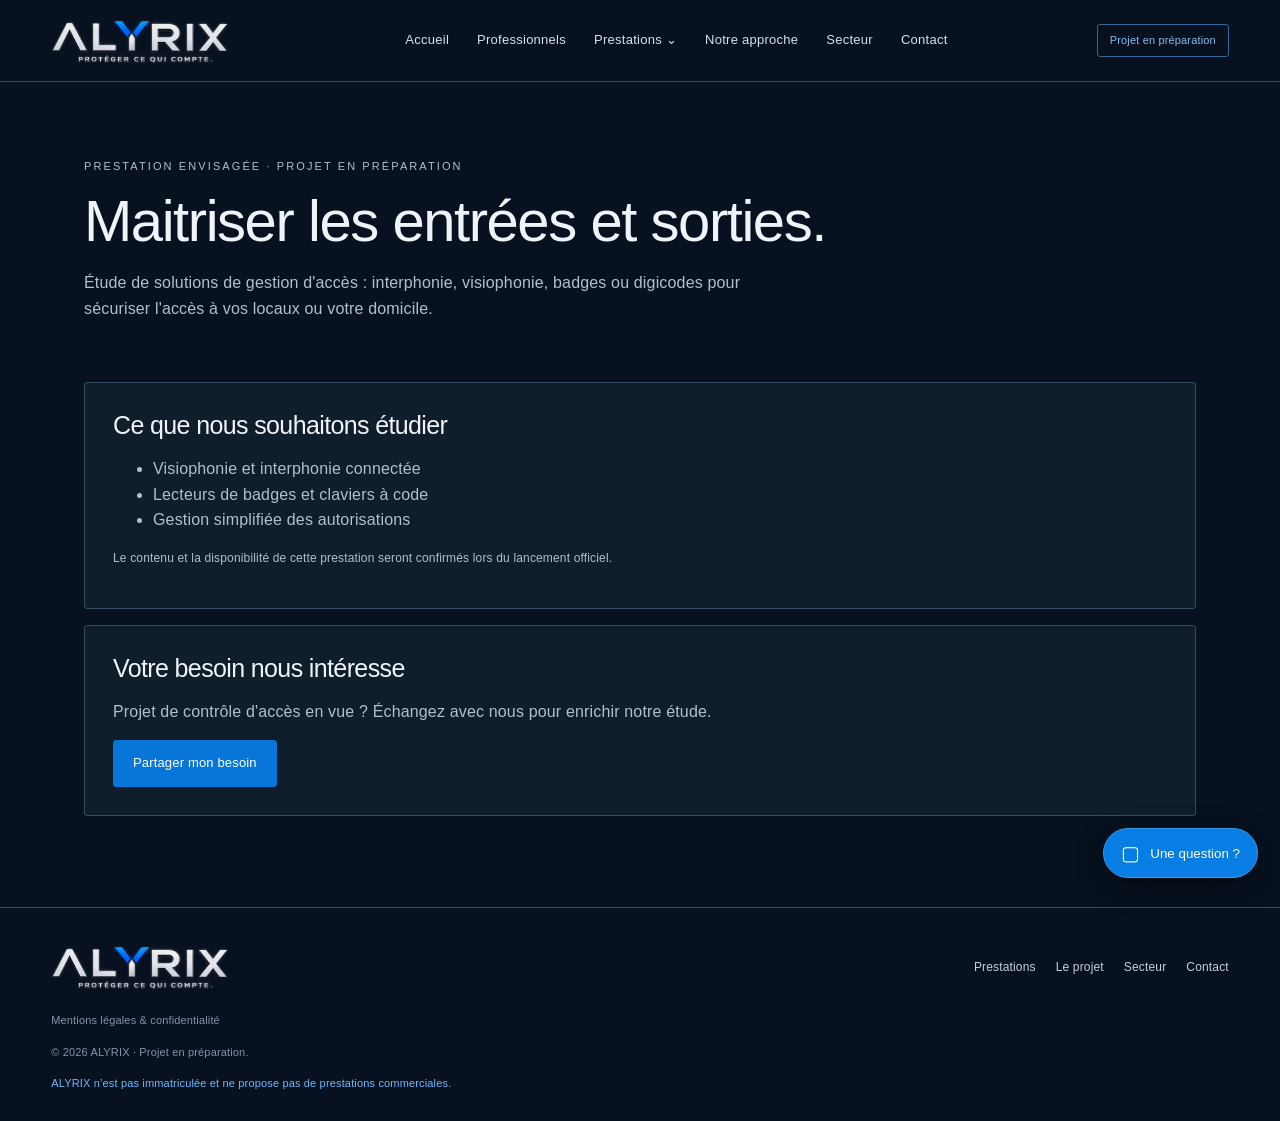
<file: controle-acces.html>
<!doctype html>
<html lang="fr">
<head>
  <meta charset="utf-8">
  <meta name="viewport" content="width=device-width,initial-scale=1">
  <title>Contrôle d'accès | ALYRIX</title>
  <meta name="description" content="Contrôle d'accès, badges, interphones et visiophones : prestation à l'étude par ALYRIX en Nord-Gironde."><link rel="icon" type="image/png" href="favicon.png"><link rel="apple-touch-icon" href="apple-touch-icon.png"><link rel="canonical" href="https://alyrixsecurite.github.io/alyrix/controle-acces.html"><meta property="og:url" content="https://alyrixsecurite.github.io/alyrix/controle-acces.html"><meta property="og:image" content="https://alyrixsecurite.github.io/alyrix/og-image.png"><meta property="og:image:width" content="1200"><meta property="og:image:height" content="630"><meta name="twitter:card" content="summary_large_image"><meta property="og:type" content="website"><meta property="og:locale" content="fr_FR"><meta property="og:site_name" content="ALYRIX"><meta property="og:title" content="Contrôle d'accès | ALYRIX"><meta property="og:description" content="Contrôle d'accès, badges, interphones et visiophones : prestation à l'étude par ALYRIX en Nord-Gironde."><link rel="stylesheet" href="styles.css?v=35">
  <script defer src="script.js"></script>
</head>
<body>

  <header class="site-header">
    <a class="brand" href="index.html">
      <img src="logo-alyrix.png" alt="ALYRIX, protéger ce qui compte" class="alyrix-logo" width="640" height="220">
    </a>
    <button class="menu-toggle" aria-expanded="false" aria-controls="main-nav">Menu ☰</button>
    <nav id="main-nav" class="nav">
      <a href="index.html">Accueil</a>
      <a href="professionnels.html">Professionnels</a>
      <div class="nav-drop">
        <button class="drop-button" aria-expanded="false">Prestations ⌄</button>
        <div class="drop-menu">
          <a href="prestations.html">Toutes les prestations</a>
          <a href="alarmes.html">Alarmes</a>
          <a href="videosurveillance.html">Vidéosurveillance</a>
          <a href="controle-acces.html">Contrôle d’accès</a>
          <a href="motorisation.html">Motorisation</a>
          <a href="domotique.html">Domotique</a>
          <a href="electricite.html">Petite électricité</a>
        </div>
      </div>
      <a href="approche.html">Notre approche</a>
      <a href="secteur.html">Secteur</a>
      <a href="contact.html">Contact</a>
    </nav>
    <span class="status">Projet en préparation</span>
  </header>

  <main>
    <section class="page-hero">
      <p class="eyebrow">PRESTATION ENVISAGÉE · PROJET EN PRÉPARATION</p>
      <h1>Maitriser les entrées et sorties.</h1>
      <p>Étude de solutions de gestion d'accès : interphonie, visiophonie, badges ou digicodes pour sécuriser l'accès à vos locaux ou votre domicile.</p>
    </section>

    <section class="content">
      <div class="content-panel">
        <h2>Ce que nous souhaitons étudier</h2>
        <ul>
          <li>Visiophonie et interphonie connectée</li>
          <li>Lecteurs de badges et claviers à code</li>
          <li>Gestion simplifiée des autorisations</li>
        </ul>
        <p class="hint">Le contenu et la disponibilité de cette prestation seront confirmés lors du lancement officiel.</p>
      </div>

      <div class="content-panel">
        <h2>Votre besoin nous intéresse</h2>
        <p>Projet de contrôle d'accès en vue ? Échangez avec nous pour enrichir notre étude.</p>
        <a class="button" href="contact.html">Partager mon besoin</a>
      </div>
    </section>
  </main>

  <footer>
    <a class="brand" href="index.html">
      <img src="logo-alyrix.png" alt="ALYRIX" class="alyrix-logo" width="640" height="220">
    </a>
    <div class="footer-links">
      <a href="prestations.html">Prestations</a>
      <a href="approche.html">Le projet</a>
      <a href="secteur.html">Secteur</a>
      <a href="contact.html">Contact</a>
    </div>
    <p class="footer-legal"><a href="confidentialite.html">Mentions légales & confidentialité</a></p>
    <p>© 2026 ALYRIX · Projet en préparation.</p>
    <p class="disclaimer">ALYRIX n’est pas immatriculée et ne propose pas de prestations commerciales.</p>
  </footer>

</body>
</html>
</file>
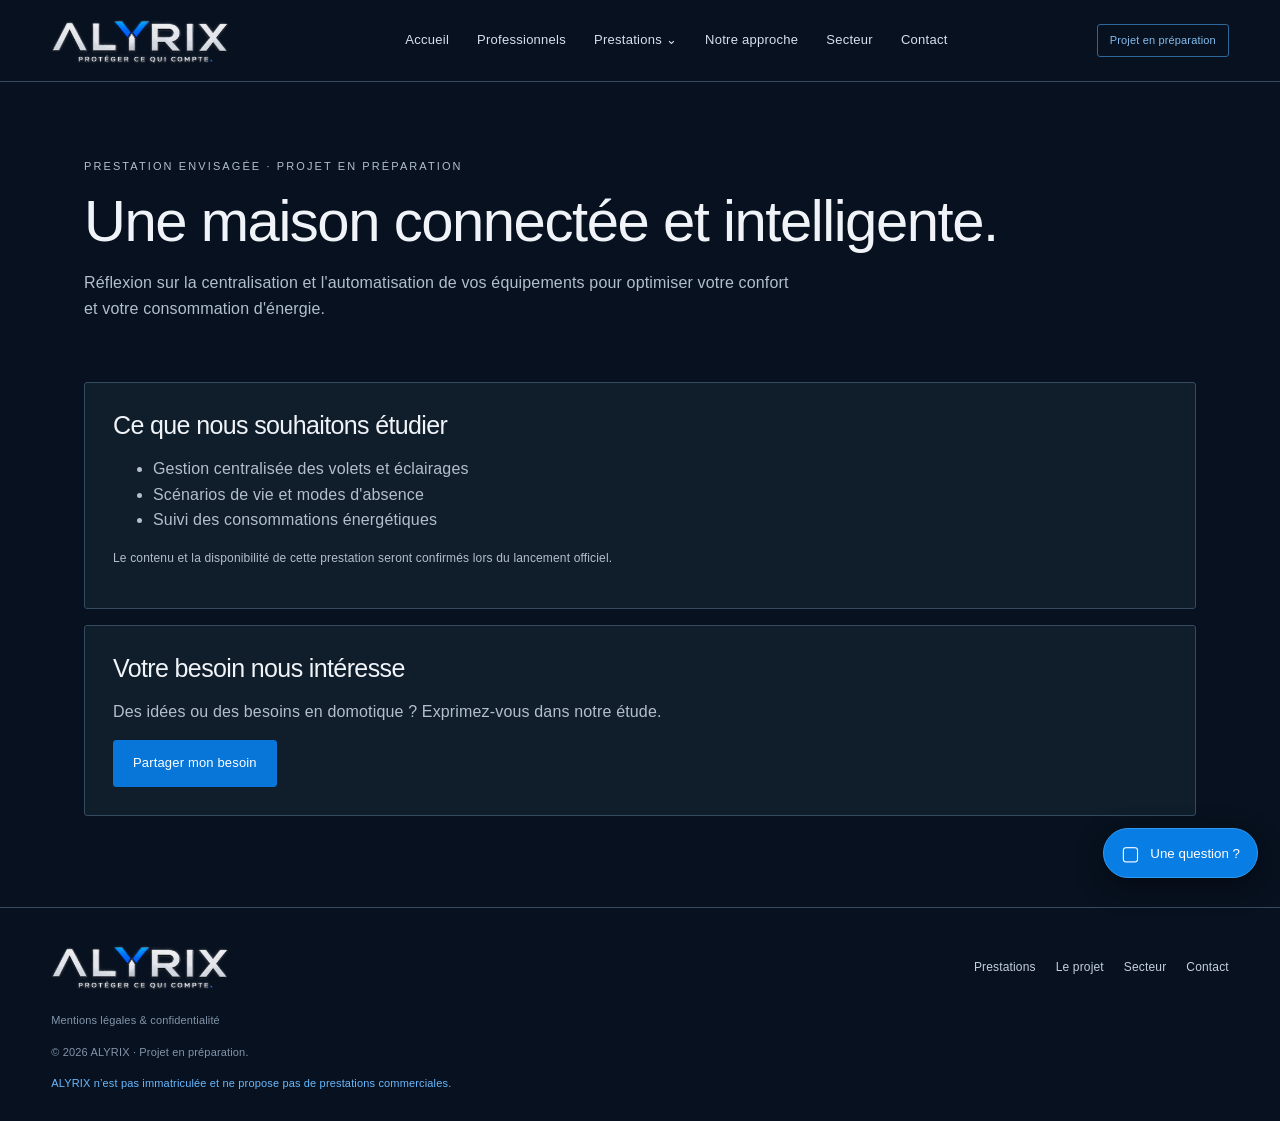
<file: domotique.html>
<!doctype html>
<html lang="fr">
<head>
  <meta charset="utf-8">
  <meta name="viewport" content="width=device-width,initial-scale=1">
  <title>Domotique | ALYRIX</title>
  <meta name="description" content="Domotique et maison connectée : prestation à l'étude par ALYRIX en Nord-Gironde."><link rel="icon" type="image/png" href="favicon.png"><link rel="apple-touch-icon" href="apple-touch-icon.png"><link rel="canonical" href="https://alyrixsecurite.github.io/alyrix/domotique.html"><meta property="og:url" content="https://alyrixsecurite.github.io/alyrix/domotique.html"><meta property="og:image" content="https://alyrixsecurite.github.io/alyrix/og-image.png"><meta property="og:image:width" content="1200"><meta property="og:image:height" content="630"><meta name="twitter:card" content="summary_large_image"><meta property="og:type" content="website"><meta property="og:locale" content="fr_FR"><meta property="og:site_name" content="ALYRIX"><meta property="og:title" content="Domotique | ALYRIX"><meta property="og:description" content="Domotique et maison connectée : prestation à l'étude par ALYRIX en Nord-Gironde."><link rel="stylesheet" href="styles.css?v=35">
  <script defer src="script.js"></script>
</head>
<body>

  <header class="site-header">
    <a class="brand" href="index.html">
      <img src="logo-alyrix.png" alt="ALYRIX, protéger ce qui compte" class="alyrix-logo" width="640" height="220">
    </a>
    <button class="menu-toggle" aria-expanded="false" aria-controls="main-nav">Menu ☰</button>
    <nav id="main-nav" class="nav">
      <a href="index.html">Accueil</a>
      <a href="professionnels.html">Professionnels</a>
      <div class="nav-drop">
        <button class="drop-button" aria-expanded="false">Prestations ⌄</button>
        <div class="drop-menu">
          <a href="prestations.html">Toutes les prestations</a>
          <a href="alarmes.html">Alarmes</a>
          <a href="videosurveillance.html">Vidéosurveillance</a>
          <a href="controle-acces.html">Contrôle d’accès</a>
          <a href="motorisation.html">Motorisation</a>
          <a href="domotique.html">Domotique</a>
          <a href="electricite.html">Petite électricité</a>
        </div>
      </div>
      <a href="approche.html">Notre approche</a>
      <a href="secteur.html">Secteur</a>
      <a href="contact.html">Contact</a>
    </nav>
    <span class="status">Projet en préparation</span>
  </header>

  <main>
    <section class="page-hero">
      <p class="eyebrow">PRESTATION ENVISAGÉE · PROJET EN PRÉPARATION</p>
      <h1>Une maison connectée et intelligente.</h1>
      <p>Réflexion sur la centralisation et l'automatisation de vos équipements pour optimiser votre confort et votre consommation d'énergie.</p>
    </section>

    <section class="content">
      <div class="content-panel">
        <h2>Ce que nous souhaitons étudier</h2>
        <ul>
          <li>Gestion centralisée des volets et éclairages</li>
          <li>Scénarios de vie et modes d'absence</li>
          <li>Suivi des consommations énergétiques</li>
        </ul>
        <p class="hint">Le contenu et la disponibilité de cette prestation seront confirmés lors du lancement officiel.</p>
      </div>

      <div class="content-panel">
        <h2>Votre besoin nous intéresse</h2>
        <p>Des idées ou des besoins en domotique ? Exprimez-vous dans notre étude.</p>
        <a class="button" href="contact.html">Partager mon besoin</a>
      </div>
    </section>
  </main>

  <footer>
    <a class="brand" href="index.html">
      <img src="logo-alyrix.png" alt="ALYRIX" class="alyrix-logo" width="640" height="220">
    </a>
    <div class="footer-links">
      <a href="prestations.html">Prestations</a>
      <a href="approche.html">Le projet</a>
      <a href="secteur.html">Secteur</a>
      <a href="contact.html">Contact</a>
    </div>
    <p class="footer-legal"><a href="confidentialite.html">Mentions légales & confidentialité</a></p>
    <p>© 2026 ALYRIX · Projet en préparation.</p>
    <p class="disclaimer">ALYRIX n’est pas immatriculée et ne propose pas de prestations commerciales.</p>
  </footer>

</body>
</html>
</file>
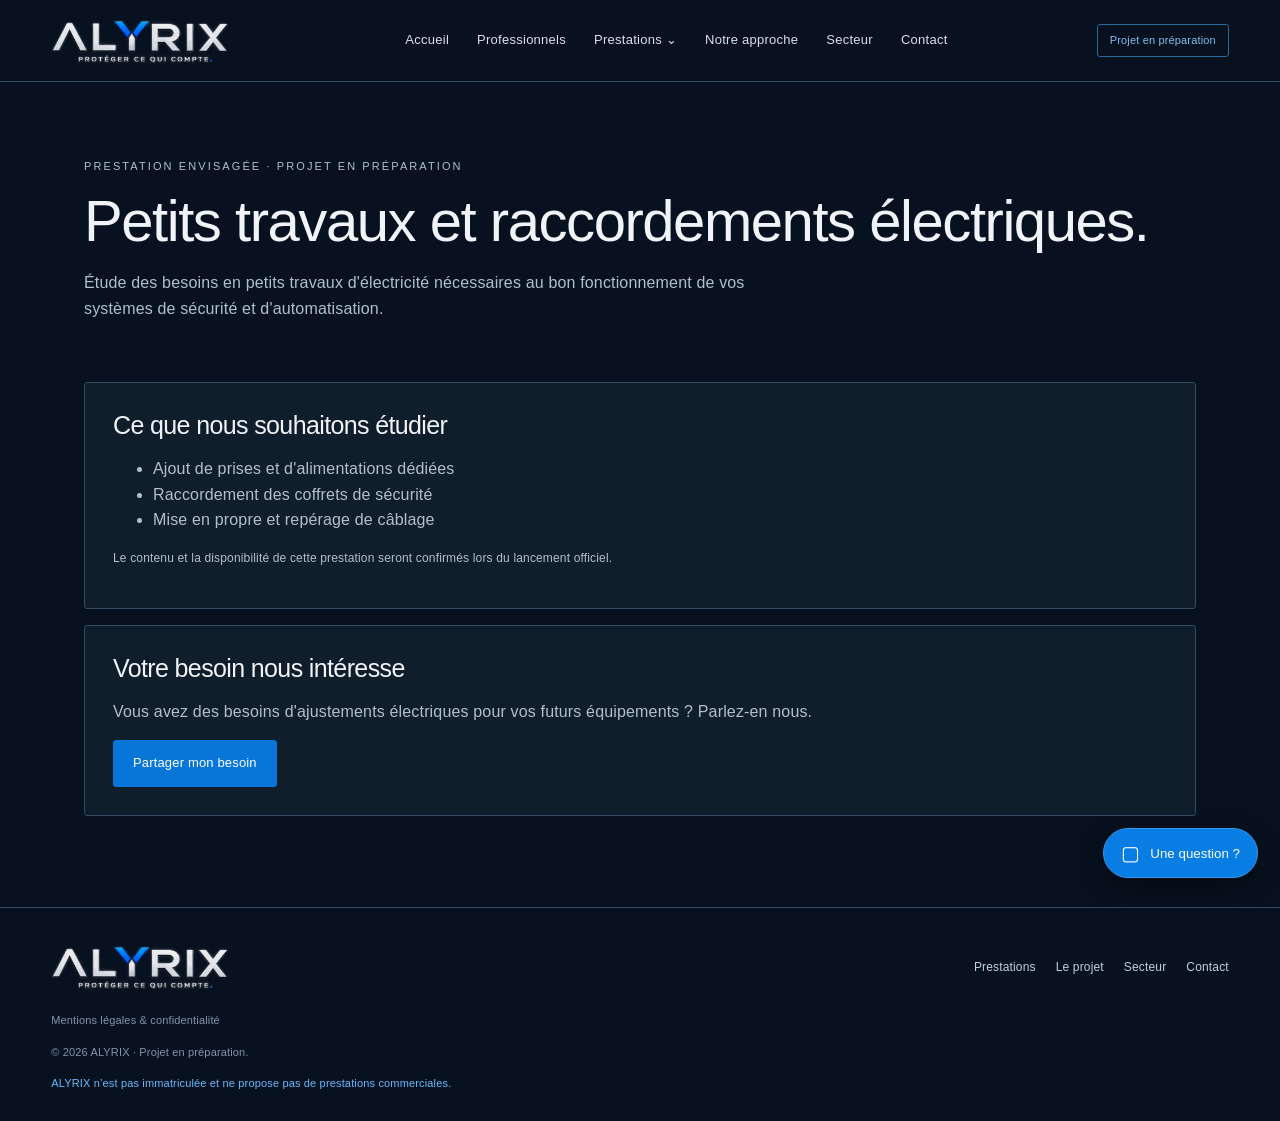
<file: electricite.html>
<!doctype html>
<html lang="fr">
<head>
  <meta charset="utf-8">
  <meta name="viewport" content="width=device-width,initial-scale=1">
  <title>Petite électricité | ALYRIX</title>
  <meta name="description" content="Petite électricité, raccordements et ajustements : prestation à l'étude par ALYRIX en Nord-Gironde."><link rel="icon" type="image/png" href="favicon.png"><link rel="apple-touch-icon" href="apple-touch-icon.png"><link rel="canonical" href="https://alyrixsecurite.github.io/alyrix/electricite.html"><meta property="og:url" content="https://alyrixsecurite.github.io/alyrix/electricite.html"><meta property="og:image" content="https://alyrixsecurite.github.io/alyrix/og-image.png"><meta property="og:image:width" content="1200"><meta property="og:image:height" content="630"><meta name="twitter:card" content="summary_large_image"><meta property="og:type" content="website"><meta property="og:locale" content="fr_FR"><meta property="og:site_name" content="ALYRIX"><meta property="og:title" content="Petite électricité | ALYRIX"><meta property="og:description" content="Petite électricité, raccordements et ajustements : prestation à l'étude par ALYRIX en Nord-Gironde."><link rel="stylesheet" href="styles.css?v=35">
  <script defer src="script.js"></script>
</head>
<body>

  <header class="site-header">
    <a class="brand" href="index.html">
      <img src="logo-alyrix.png" alt="ALYRIX, protéger ce qui compte" class="alyrix-logo" width="640" height="220">
    </a>
    <button class="menu-toggle" aria-expanded="false" aria-controls="main-nav">Menu ☰</button>
    <nav id="main-nav" class="nav">
      <a href="index.html">Accueil</a>
      <a href="professionnels.html">Professionnels</a>
      <div class="nav-drop">
        <button class="drop-button" aria-expanded="false">Prestations ⌄</button>
        <div class="drop-menu">
          <a href="prestations.html">Toutes les prestations</a>
          <a href="alarmes.html">Alarmes</a>
          <a href="videosurveillance.html">Vidéosurveillance</a>
          <a href="controle-acces.html">Contrôle d’accès</a>
          <a href="motorisation.html">Motorisation</a>
          <a href="domotique.html">Domotique</a>
          <a href="electricite.html">Petite électricité</a>
        </div>
      </div>
      <a href="approche.html">Notre approche</a>
      <a href="secteur.html">Secteur</a>
      <a href="contact.html">Contact</a>
    </nav>
    <span class="status">Projet en préparation</span>
  </header>

  <main>
    <section class="page-hero">
      <p class="eyebrow">PRESTATION ENVISAGÉE · PROJET EN PRÉPARATION</p>
      <h1>Petits travaux et raccordements électriques.</h1>
      <p>Étude des besoins en petits travaux d'électricité nécessaires au bon fonctionnement de vos systèmes de sécurité et d'automatisation.</p>
    </section>

    <section class="content">
      <div class="content-panel">
        <h2>Ce que nous souhaitons étudier</h2>
        <ul>
          <li>Ajout de prises et d'alimentations dédiées</li>
          <li>Raccordement des coffrets de sécurité</li>
          <li>Mise en propre et repérage de câblage</li>
        </ul>
        <p class="hint">Le contenu et la disponibilité de cette prestation seront confirmés lors du lancement officiel.</p>
      </div>

      <div class="content-panel">
        <h2>Votre besoin nous intéresse</h2>
        <p>Vous avez des besoins d'ajustements électriques pour vos futurs équipements ? Parlez-en nous.</p>
        <a class="button" href="contact.html">Partager mon besoin</a>
      </div>
    </section>
  </main>

  <footer>
    <a class="brand" href="index.html">
      <img src="logo-alyrix.png" alt="ALYRIX" class="alyrix-logo" width="640" height="220">
    </a>
    <div class="footer-links">
      <a href="prestations.html">Prestations</a>
      <a href="approche.html">Le projet</a>
      <a href="secteur.html">Secteur</a>
      <a href="contact.html">Contact</a>
    </div>
    <p class="footer-legal"><a href="confidentialite.html">Mentions légales & confidentialité</a></p>
    <p>© 2026 ALYRIX · Projet en préparation.</p>
    <p class="disclaimer">ALYRIX n’est pas immatriculée et ne propose pas de prestations commerciales.</p>
  </footer>

</body>
</html>
</file>
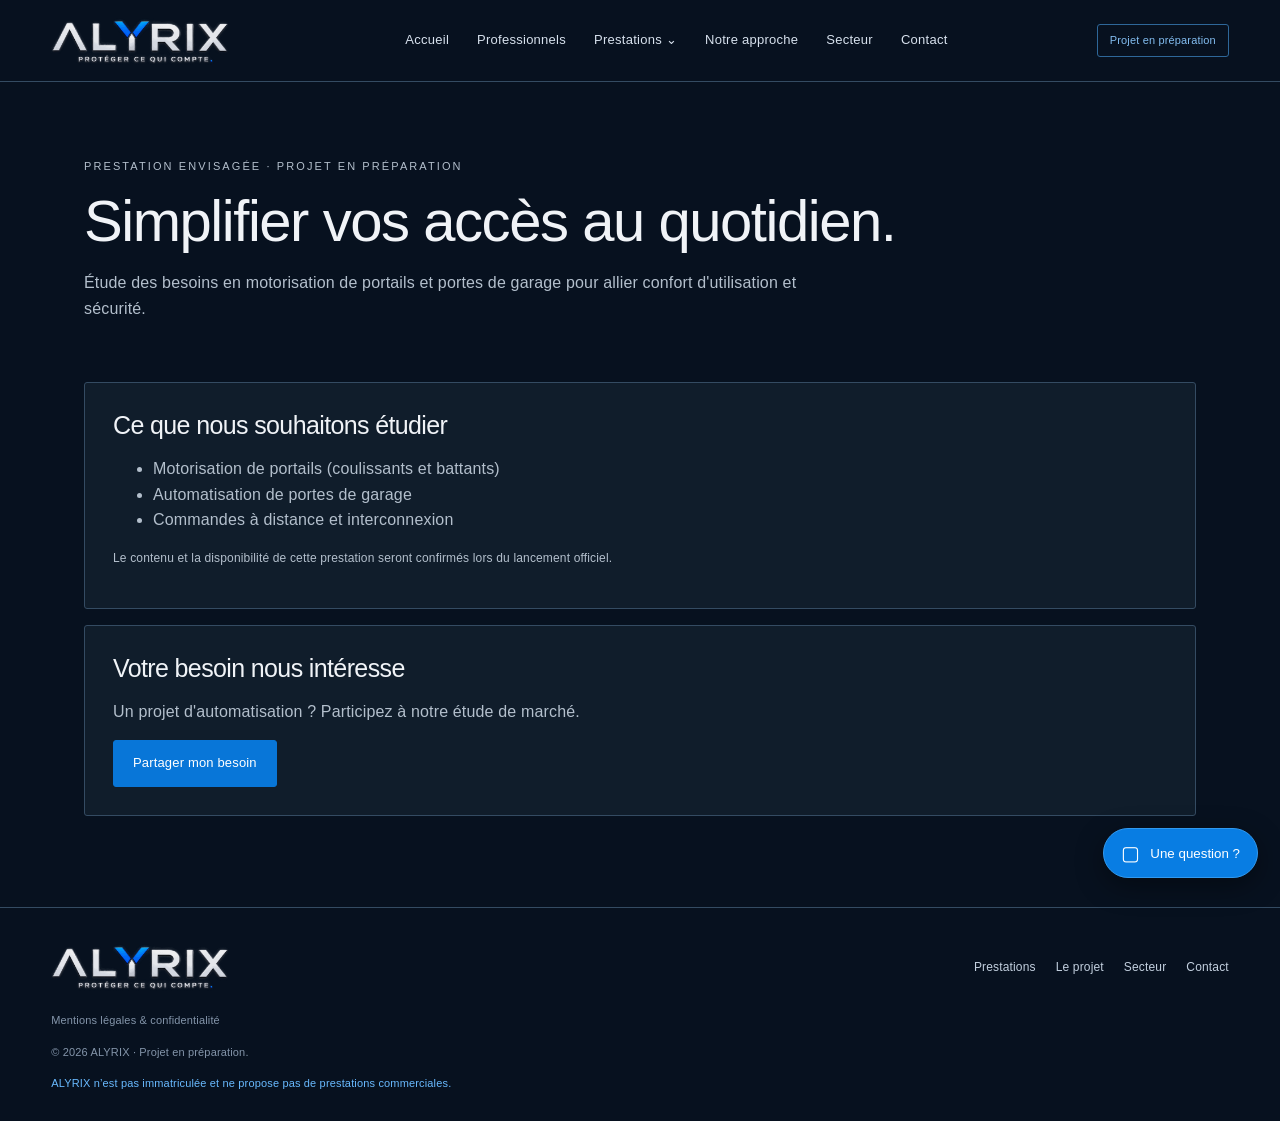
<file: motorisation.html>
<!doctype html>
<html lang="fr">
<head>
  <meta charset="utf-8">
  <meta name="viewport" content="width=device-width,initial-scale=1">
  <title>Motorisation | ALYRIX</title>
  <meta name="description" content="Motorisation de portails et portes de garage : prestation à l'étude par ALYRIX en Nord-Gironde."><link rel="icon" type="image/png" href="favicon.png"><link rel="apple-touch-icon" href="apple-touch-icon.png"><link rel="canonical" href="https://alyrixsecurite.github.io/alyrix/motorisation.html"><meta property="og:url" content="https://alyrixsecurite.github.io/alyrix/motorisation.html"><meta property="og:image" content="https://alyrixsecurite.github.io/alyrix/og-image.png"><meta property="og:image:width" content="1200"><meta property="og:image:height" content="630"><meta name="twitter:card" content="summary_large_image"><meta property="og:type" content="website"><meta property="og:locale" content="fr_FR"><meta property="og:site_name" content="ALYRIX"><meta property="og:title" content="Motorisation | ALYRIX"><meta property="og:description" content="Motorisation de portails et portes de garage : prestation à l'étude par ALYRIX en Nord-Gironde."><link rel="stylesheet" href="styles.css?v=35">
  <script defer src="script.js"></script>
</head>
<body>

  <header class="site-header">
    <a class="brand" href="index.html">
      <img src="logo-alyrix.png" alt="ALYRIX, protéger ce qui compte" class="alyrix-logo" width="640" height="220">
    </a>
    <button class="menu-toggle" aria-expanded="false" aria-controls="main-nav">Menu ☰</button>
    <nav id="main-nav" class="nav">
      <a href="index.html">Accueil</a>
      <a href="professionnels.html">Professionnels</a>
      <div class="nav-drop">
        <button class="drop-button" aria-expanded="false">Prestations ⌄</button>
        <div class="drop-menu">
          <a href="prestations.html">Toutes les prestations</a>
          <a href="alarmes.html">Alarmes</a>
          <a href="videosurveillance.html">Vidéosurveillance</a>
          <a href="controle-acces.html">Contrôle d’accès</a>
          <a href="motorisation.html">Motorisation</a>
          <a href="domotique.html">Domotique</a>
          <a href="electricite.html">Petite électricité</a>
        </div>
      </div>
      <a href="approche.html">Notre approche</a>
      <a href="secteur.html">Secteur</a>
      <a href="contact.html">Contact</a>
    </nav>
    <span class="status">Projet en préparation</span>
  </header>

  <main>
    <section class="page-hero">
      <p class="eyebrow">PRESTATION ENVISAGÉE · PROJET EN PRÉPARATION</p>
      <h1>Simplifier vos accès au quotidien.</h1>
      <p>Étude des besoins en motorisation de portails et portes de garage pour allier confort d'utilisation et sécurité.</p>
    </section>

    <section class="content">
      <div class="content-panel">
        <h2>Ce que nous souhaitons étudier</h2>
        <ul>
          <li>Motorisation de portails (coulissants et battants)</li>
          <li>Automatisation de portes de garage</li>
          <li>Commandes à distance et interconnexion</li>
        </ul>
        <p class="hint">Le contenu et la disponibilité de cette prestation seront confirmés lors du lancement officiel.</p>
      </div>

      <div class="content-panel">
        <h2>Votre besoin nous intéresse</h2>
        <p>Un projet d'automatisation ? Participez à notre étude de marché.</p>
        <a class="button" href="contact.html">Partager mon besoin</a>
      </div>
    </section>
  </main>

  <footer>
    <a class="brand" href="index.html">
      <img src="logo-alyrix.png" alt="ALYRIX" class="alyrix-logo" width="640" height="220">
    </a>
    <div class="footer-links">
      <a href="prestations.html">Prestations</a>
      <a href="approche.html">Le projet</a>
      <a href="secteur.html">Secteur</a>
      <a href="contact.html">Contact</a>
    </div>
    <p class="footer-legal"><a href="confidentialite.html">Mentions légales & confidentialité</a></p>
    <p>© 2026 ALYRIX · Projet en préparation.</p>
    <p class="disclaimer">ALYRIX n’est pas immatriculée et ne propose pas de prestations commerciales.</p>
  </footer>

</body>
</html>
</file>
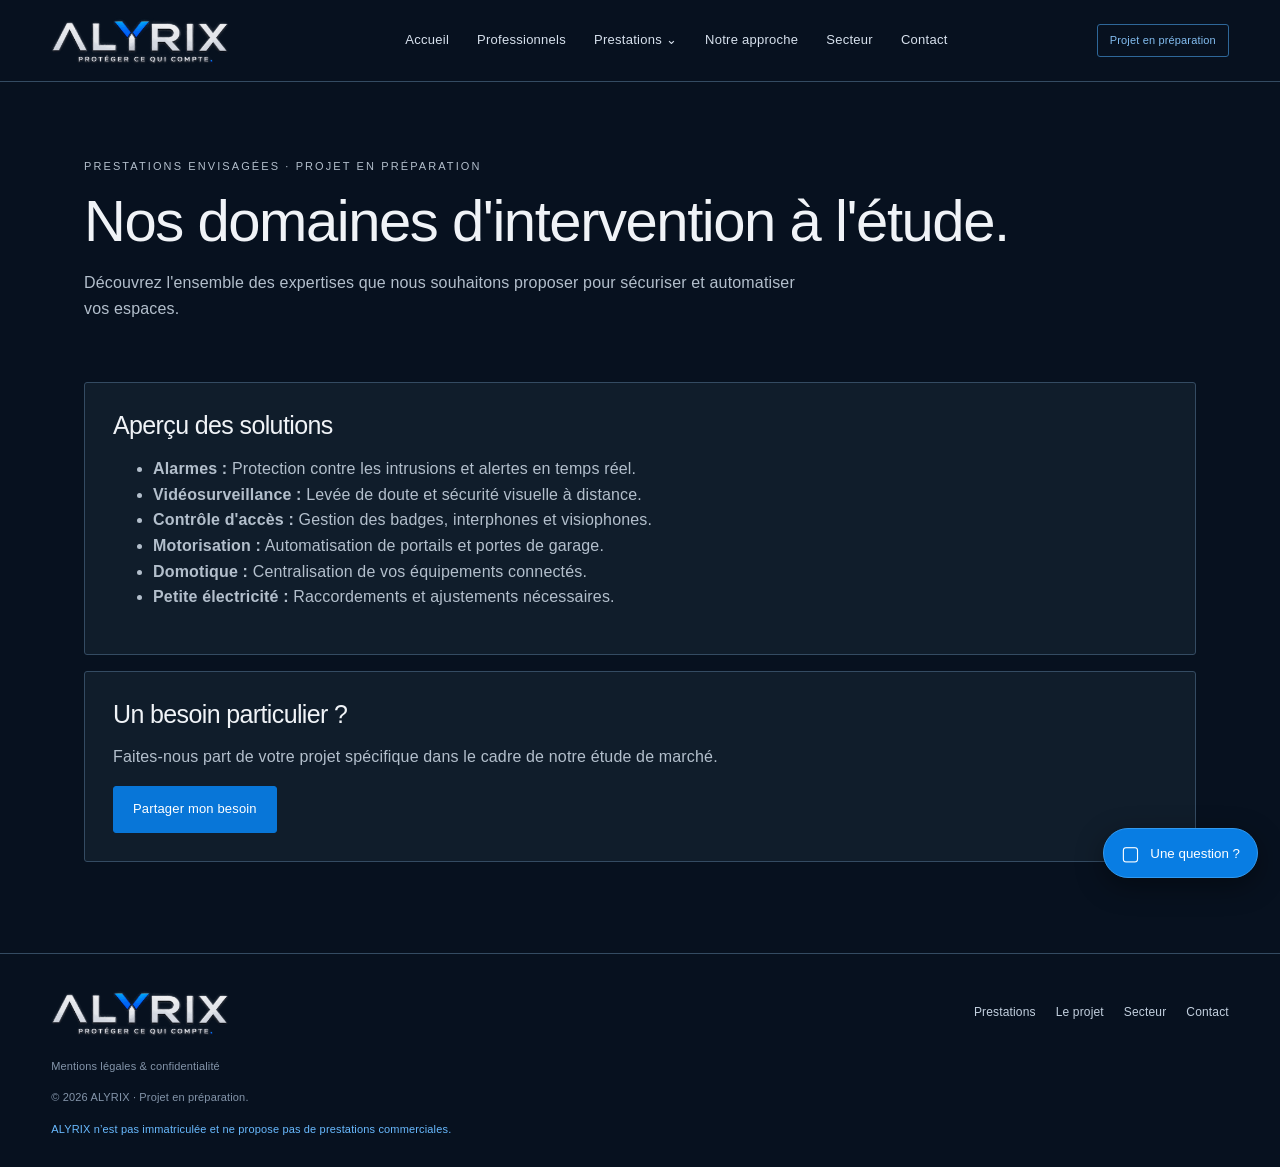
<file: prestations.html>
<!doctype html>
<html lang="fr">
<head>
  <meta charset="utf-8">
  <meta name="viewport" content="width=device-width,initial-scale=1">
  <title>Prestations | ALYRIX</title>
  <meta name="description" content="Alarmes, vidéosurveillance, contrôle d'accès, motorisation, domotique, petite électricité : les domaines étudiés par ALYRIX en Nord-Gironde."><link rel="icon" type="image/png" href="favicon.png"><link rel="apple-touch-icon" href="apple-touch-icon.png"><link rel="canonical" href="https://alyrixsecurite.github.io/alyrix/prestations.html"><meta property="og:url" content="https://alyrixsecurite.github.io/alyrix/prestations.html"><meta property="og:image" content="https://alyrixsecurite.github.io/alyrix/og-image.png"><meta property="og:image:width" content="1200"><meta property="og:image:height" content="630"><meta name="twitter:card" content="summary_large_image"><meta property="og:type" content="website"><meta property="og:locale" content="fr_FR"><meta property="og:site_name" content="ALYRIX"><meta property="og:title" content="Prestations | ALYRIX"><meta property="og:description" content="Alarmes, vidéosurveillance, contrôle d'accès, motorisation, domotique, petite électricité : les domaines étudiés par ALYRIX en Nord-Gironde."><link rel="stylesheet" href="styles.css?v=35">
  <script defer src="script.js"></script>
</head>
<body>

  <header class="site-header">
    <a class="brand" href="index.html">
      <img src="logo-alyrix.png" alt="ALYRIX, protéger ce qui compte" class="alyrix-logo" width="640" height="220">
    </a>
    <button class="menu-toggle" aria-expanded="false" aria-controls="main-nav">Menu ☰</button>
    <nav id="main-nav" class="nav">
      <a href="index.html">Accueil</a>
      <a href="professionnels.html">Professionnels</a>
      <div class="nav-drop">
        <button class="drop-button" aria-expanded="false">Prestations ⌄</button>
        <div class="drop-menu">
          <a href="prestations.html">Toutes les prestations</a>
          <a href="alarmes.html">Alarmes</a>
          <a href="videosurveillance.html">Vidéosurveillance</a>
          <a href="controle-acces.html">Contrôle d’accès</a>
          <a href="motorisation.html">Motorisation</a>
          <a href="domotique.html">Domotique</a>
          <a href="electricite.html">Petite électricité</a>
        </div>
      </div>
      <a href="approche.html">Notre approche</a>
      <a href="secteur.html">Secteur</a>
      <a href="contact.html">Contact</a>
    </nav>
    <span class="status">Projet en préparation</span>
  </header>

  <main>
    <section class="page-hero">
      <p class="eyebrow">PRESTATIONS ENVISAGÉES · PROJET EN PRÉPARATION</p>
      <h1>Nos domaines d'intervention à l'étude.</h1>
      <p>Découvrez l'ensemble des expertises que nous souhaitons proposer pour sécuriser et automatiser vos espaces.</p>
    </section>

    <section class="content">
      <div class="content-panel">
        <h2>Aperçu des solutions</h2>
        <ul>
          <li><a href="alarmes.html"><strong>Alarmes :</strong> Protection contre les intrusions et alertes en temps réel.</a></li>
          <li><a href="videosurveillance.html"><strong>Vidéosurveillance :</strong> Levée de doute et sécurité visuelle à distance.</a></li>
          <li><a href="controle-acces.html"><strong>Contrôle d'accès :</strong> Gestion des badges, interphones et visiophones.</a></li>
          <li><a href="motorisation.html"><strong>Motorisation :</strong> Automatisation de portails et portes de garage.</a></li>
          <li><a href="domotique.html"><strong>Domotique :</strong> Centralisation de vos équipements connectés.</a></li>
          <li><a href="electricite.html"><strong>Petite électricité :</strong> Raccordements et ajustements nécessaires.</a></li>
        </ul>
      </div>

      <div class="content-panel">
        <h2>Un besoin particulier ?</h2>
        <p>Faites-nous part de votre projet spécifique dans le cadre de notre étude de marché.</p>
        <a class="button" href="contact.html">Partager mon besoin</a>
      </div>
    </section>
  </main>

  <footer>
    <a class="brand" href="index.html">
      <img src="logo-alyrix.png" alt="ALYRIX" class="alyrix-logo" width="640" height="220">
    </a>
    <div class="footer-links">
      <a href="prestations.html">Prestations</a>
      <a href="approche.html">Le projet</a>
      <a href="secteur.html">Secteur</a>
      <a href="contact.html">Contact</a>
    </div>
    <p class="footer-legal"><a href="confidentialite.html">Mentions légales & confidentialité</a></p>
    <p>© 2026 ALYRIX · Projet en préparation.</p>
    <p class="disclaimer">ALYRIX n’est pas immatriculée et ne propose pas de prestations commerciales.</p>
  </footer>

</body>
</html>
</file>
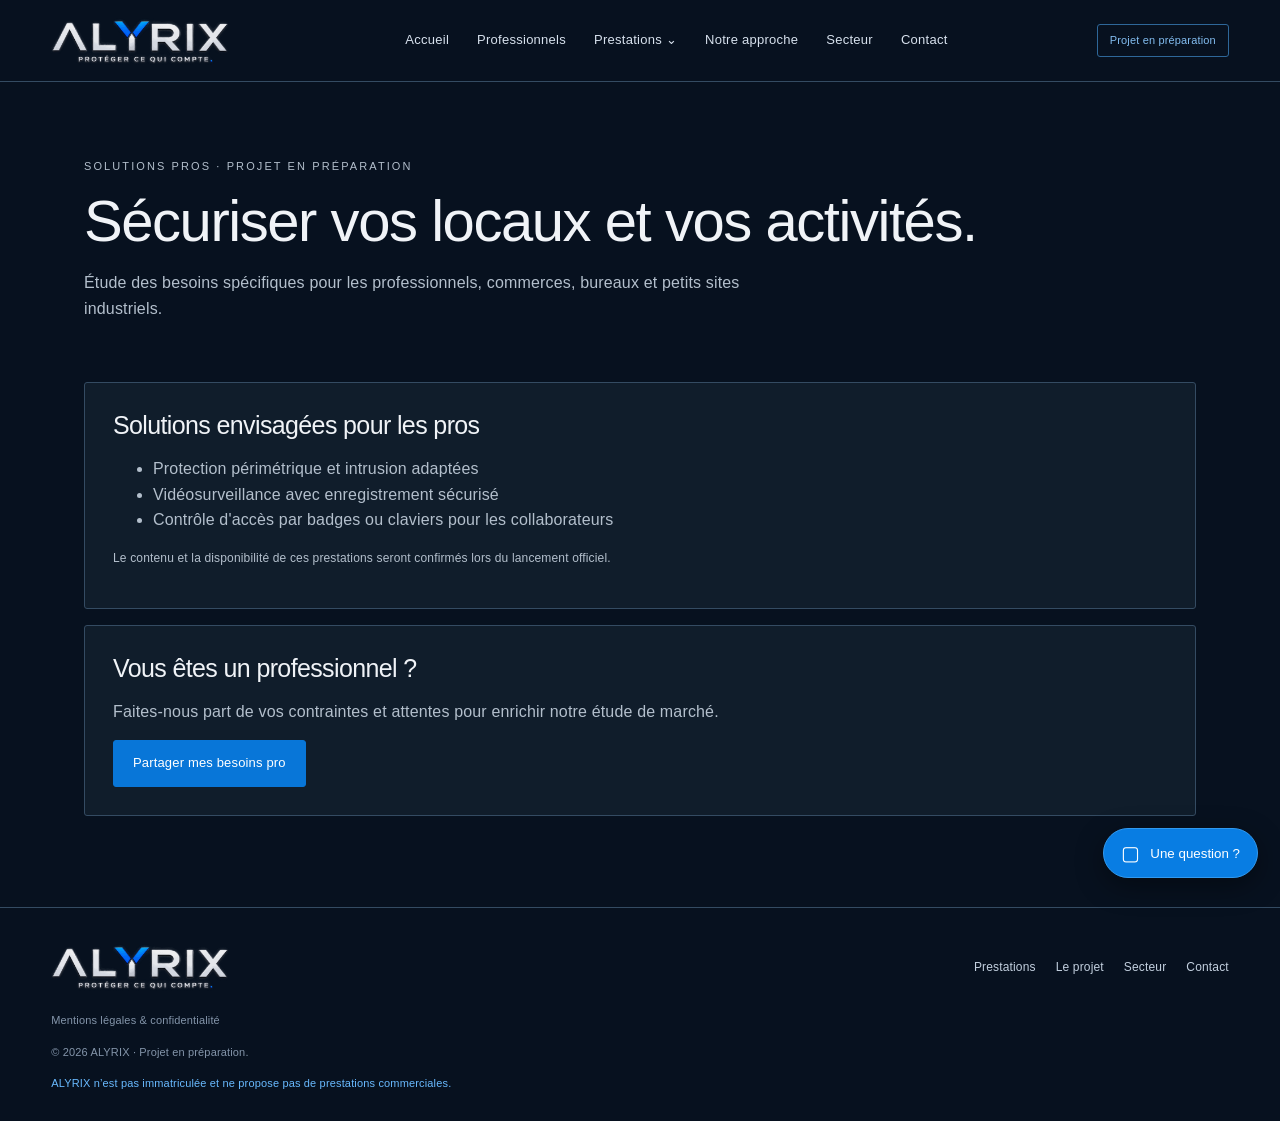
<file: professionnels.html>
<!doctype html>
<html lang="fr">
<head>
  <meta charset="utf-8">
  <meta name="viewport" content="width=device-width,initial-scale=1">
  <title>Professionnels | ALYRIX</title>
  <meta name="description" content="Sécurité des commerces, bureaux et locaux d'activité : intrusion, vidéo, contrôle d'accès. Solutions à l'étude par ALYRIX en Nord-Gironde."><link rel="icon" type="image/png" href="favicon.png"><link rel="apple-touch-icon" href="apple-touch-icon.png"><link rel="canonical" href="https://alyrixsecurite.github.io/alyrix/professionnels.html"><meta property="og:url" content="https://alyrixsecurite.github.io/alyrix/professionnels.html"><meta property="og:image" content="https://alyrixsecurite.github.io/alyrix/og-image.png"><meta property="og:image:width" content="1200"><meta property="og:image:height" content="630"><meta name="twitter:card" content="summary_large_image"><meta property="og:type" content="website"><meta property="og:locale" content="fr_FR"><meta property="og:site_name" content="ALYRIX"><meta property="og:title" content="Professionnels | ALYRIX"><meta property="og:description" content="Sécurité des commerces, bureaux et locaux d'activité : intrusion, vidéo, contrôle d'accès. Solutions à l'étude par ALYRIX en Nord-Gironde."><link rel="stylesheet" href="styles.css?v=35">
  <script defer src="script.js"></script>
</head>
<body>

  <!-- HEADER -->
  <header class="site-header">
    <a class="brand" href="index.html">
      <img src="logo-alyrix.png" alt="ALYRIX, protéger ce qui compte" class="alyrix-logo" width="640" height="220">
    </a>
    <button class="menu-toggle" aria-expanded="false" aria-controls="main-nav">Menu ☰</button>
    <nav id="main-nav" class="nav">
      <a href="index.html">Accueil</a>
      <a href="professionnels.html">Professionnels</a>
      <div class="nav-drop">
        <button class="drop-button" aria-expanded="false">Prestations ⌄</button>
        <div class="drop-menu">
          <a href="prestations.html">Toutes les prestations</a>
          <a href="alarmes.html">Alarmes</a>
          <a href="videosurveillance.html">Vidéosurveillance</a>
          <a href="controle-acces.html">Contrôle d’accès</a>
          <a href="motorisation.html">Motorisation</a>
          <a href="domotique.html">Domotique</a>
          <a href="electricite.html">Petite électricité</a>
        </div>
      </div>
      <a href="approche.html">Notre approche</a>
      <a href="secteur.html">Secteur</a>
      <a href="contact.html">Contact</a>
    </nav>
    <span class="status">Projet en préparation</span>
  </header>

  <!-- CONTENU -->
  <main>
    <section class="page-hero">
      <p class="eyebrow">SOLUTIONS PROS · PROJET EN PRÉPARATION</p>
      <h1>Sécuriser vos locaux et vos activités.</h1>
      <p>Étude des besoins spécifiques pour les professionnels, commerces, bureaux et petits sites industriels.</p>
    </section>

    <section class="content">
      <div class="content-panel">
        <h2>Solutions envisagées pour les pros</h2>
        <ul>
          <li>Protection périmétrique et intrusion adaptées</li>
          <li>Vidéosurveillance avec enregistrement sécurisé</li>
          <li>Contrôle d'accès par badges ou claviers pour les collaborateurs</li>
        </ul>
        <p class="hint">Le contenu et la disponibilité de ces prestations seront confirmés lors du lancement officiel.</p>
      </div>

      <div class="content-panel">
        <h2>Vous êtes un professionnel ?</h2>
        <p>Faites-nous part de vos contraintes et attentes pour enrichir notre étude de marché.</p>
        <a class="button" href="contact.html">Partager mes besoins pro</a>
      </div>
    </section>
  </main>

  <!-- FOOTER -->
  <footer>
    <a class="brand" href="index.html">
      <img src="logo-alyrix.png" alt="ALYRIX" class="alyrix-logo" width="640" height="220">
    </a>
    <div class="footer-links">
      <a href="prestations.html">Prestations</a>
      <a href="approche.html">Le projet</a>
      <a href="secteur.html">Secteur</a>
      <a href="contact.html">Contact</a>
    </div>
    <p class="footer-legal"><a href="confidentialite.html">Mentions légales & confidentialité</a></p>
    <p>© 2026 ALYRIX · Projet en préparation.</p>
    <p class="disclaimer">ALYRIX n’est pas immatriculée et ne propose pas de prestations commerciales.</p>
  </footer>

</body>
</html>
</file>
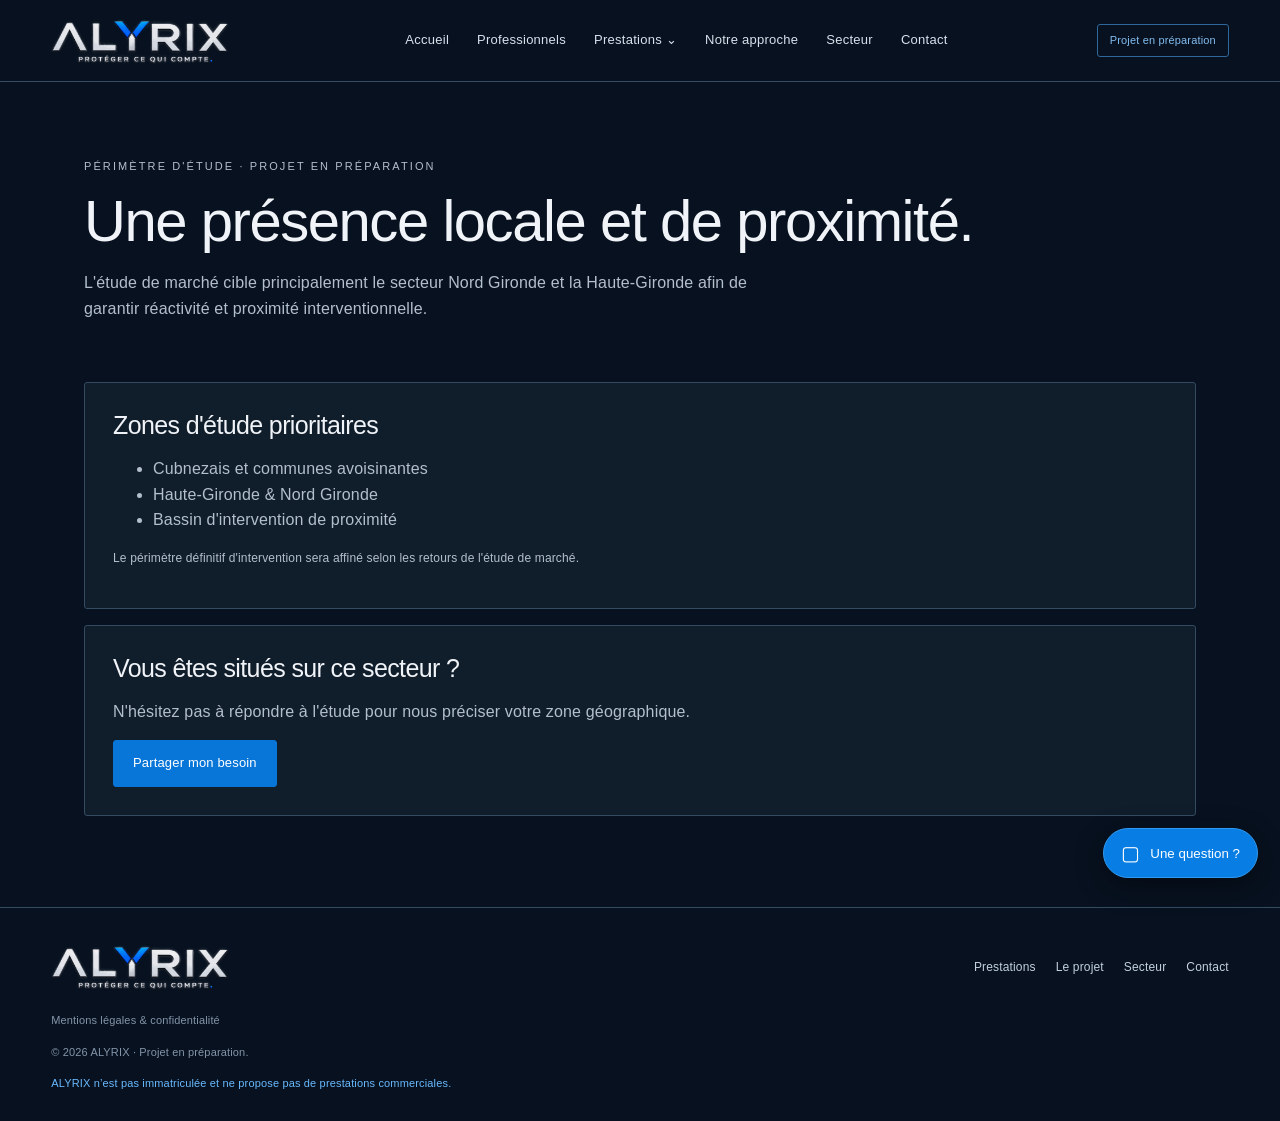
<file: secteur.html>
<!doctype html>
<html lang="fr">
<head>
  <meta charset="utf-8">
  <meta name="viewport" content="width=device-width,initial-scale=1">
  <title>Secteur d'intervention | ALYRIX</title>
  <meta name="description" content="Secteur d'étude d'ALYRIX : Cubnezais, Nord-Gironde et Haute-Gironde. Dites-nous si vous êtes concerné."><link rel="icon" type="image/png" href="favicon.png"><link rel="apple-touch-icon" href="apple-touch-icon.png"><link rel="canonical" href="https://alyrixsecurite.github.io/alyrix/secteur.html"><meta property="og:url" content="https://alyrixsecurite.github.io/alyrix/secteur.html"><meta property="og:image" content="https://alyrixsecurite.github.io/alyrix/og-image.png"><meta property="og:image:width" content="1200"><meta property="og:image:height" content="630"><meta name="twitter:card" content="summary_large_image"><meta property="og:type" content="website"><meta property="og:locale" content="fr_FR"><meta property="og:site_name" content="ALYRIX"><meta property="og:title" content="Secteur d'intervention | ALYRIX"><meta property="og:description" content="Secteur d'étude d'ALYRIX : Cubnezais, Nord-Gironde et Haute-Gironde. Dites-nous si vous êtes concerné."><link rel="stylesheet" href="styles.css?v=35">
  <script defer src="script.js"></script>
</head>
<body>

  <header class="site-header">
    <a class="brand" href="index.html">
      <img src="logo-alyrix.png" alt="ALYRIX, protéger ce qui compte" class="alyrix-logo" width="640" height="220">
    </a>
    <button class="menu-toggle" aria-expanded="false" aria-controls="main-nav">Menu ☰</button>
    <nav id="main-nav" class="nav">
      <a href="index.html">Accueil</a>
      <a href="professionnels.html">Professionnels</a>
      <div class="nav-drop">
        <button class="drop-button" aria-expanded="false">Prestations ⌄</button>
        <div class="drop-menu">
          <a href="prestations.html">Toutes les prestations</a>
          <a href="alarmes.html">Alarmes</a>
          <a href="videosurveillance.html">Vidéosurveillance</a>
          <a href="controle-acces.html">Contrôle d’accès</a>
          <a href="motorisation.html">Motorisation</a>
          <a href="domotique.html">Domotique</a>
          <a href="electricite.html">Petite électricité</a>
        </div>
      </div>
      <a href="approche.html">Notre approche</a>
      <a href="secteur.html">Secteur</a>
      <a href="contact.html">Contact</a>
    </nav>
    <span class="status">Projet en préparation</span>
  </header>

  <main>
    <section class="page-hero">
      <p class="eyebrow">PÉRIMÈTRE D'ÉTUDE · PROJET EN PRÉPARATION</p>
      <h1>Une présence locale et de proximité.</h1>
      <p>L'étude de marché cible principalement le secteur Nord Gironde et la Haute-Gironde afin de garantir réactivité et proximité interventionnelle.</p>
    </section>

    <section class="content">
      <div class="content-panel">
        <h2>Zones d'étude prioritaires</h2>
        <ul>
          <li>Cubnezais et communes avoisinantes</li>
          <li>Haute-Gironde & Nord Gironde</li>
          <li>Bassin d'intervention de proximité</li>
        </ul>
        <p class="hint">Le périmètre définitif d'intervention sera affiné selon les retours de l'étude de marché.</p>
      </div>

      <div class="content-panel">
        <h2>Vous êtes situés sur ce secteur ?</h2>
        <p>N'hésitez pas à répondre à l'étude pour nous préciser votre zone géographique.</p>
        <a class="button" href="contact.html">Partager mon besoin</a>
      </div>
    </section>
  </main>

  <footer>
    <a class="brand" href="index.html">
      <img src="logo-alyrix.png" alt="ALYRIX" class="alyrix-logo" width="640" height="220">
    </a>
    <div class="footer-links">
      <a href="prestations.html">Prestations</a>
      <a href="approche.html">Le projet</a>
      <a href="secteur.html">Secteur</a>
      <a href="contact.html">Contact</a>
    </div>
    <p class="footer-legal"><a href="confidentialite.html">Mentions légales & confidentialité</a></p>
    <p>© 2026 ALYRIX · Projet en préparation.</p>
    <p class="disclaimer">ALYRIX n’est pas immatriculée et ne propose pas de prestations commerciales.</p>
  </footer>

</body>
</html>
</file>
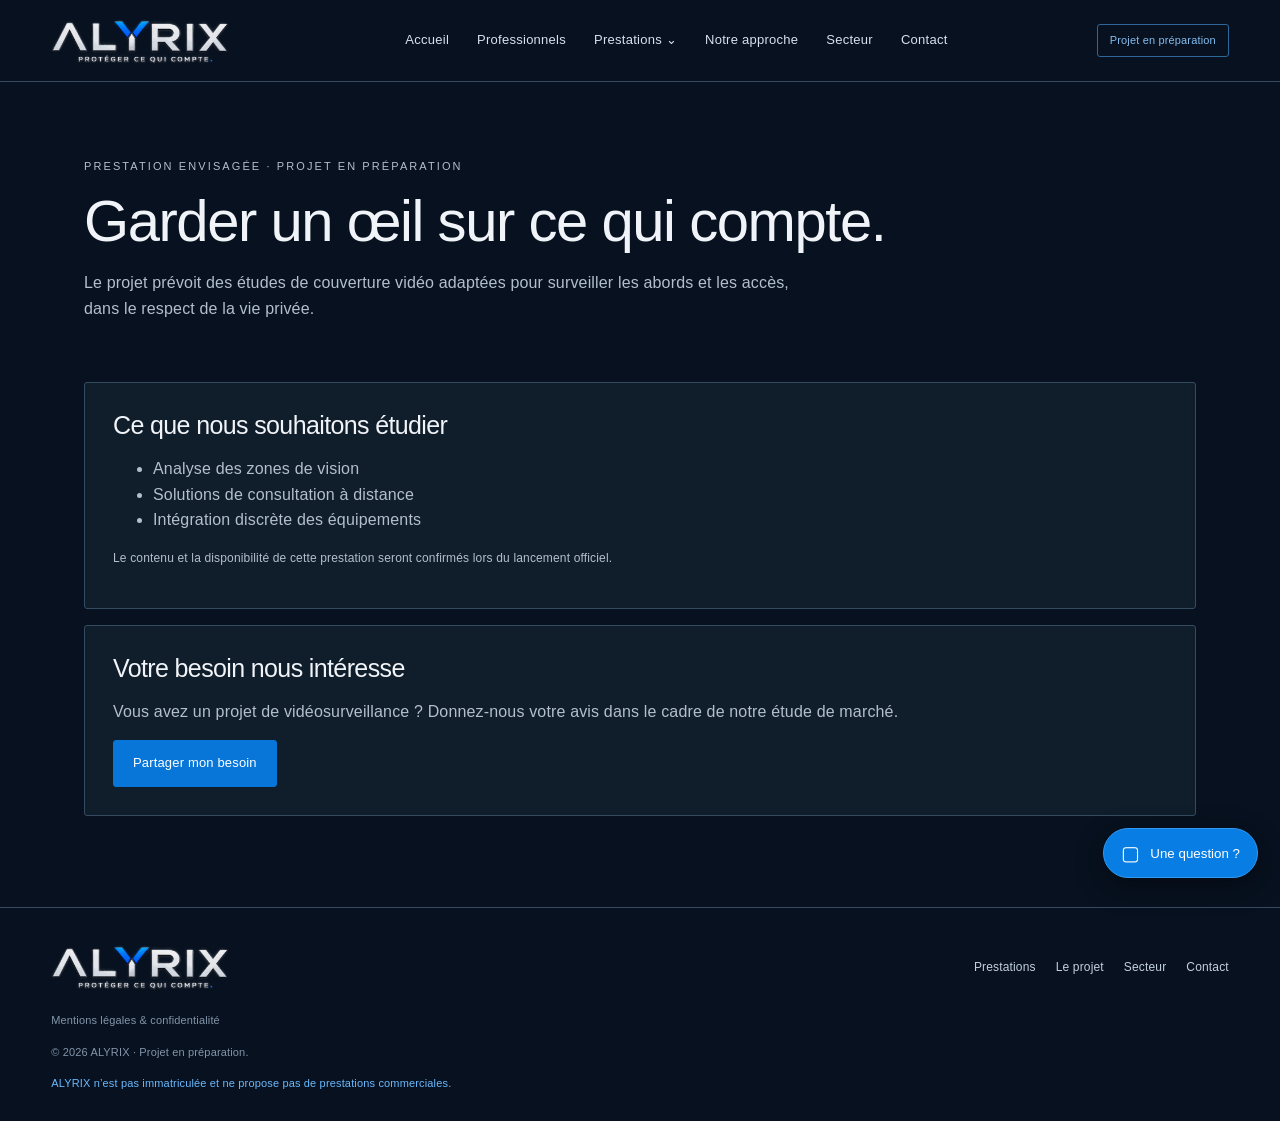
<file: videosurveillance.html>
<!doctype html>
<html lang="fr">
<head>
  <meta charset="utf-8">
  <meta name="viewport" content="width=device-width,initial-scale=1">
  <title>Vidéosurveillance | ALYRIX</title>
  <meta name="description" content="Vidéosurveillance pour particuliers et professionnels : solution à l'étude par ALYRIX en Nord-Gironde. Participez à l'étude de marché."><link rel="icon" type="image/png" href="favicon.png"><link rel="apple-touch-icon" href="apple-touch-icon.png"><link rel="canonical" href="https://alyrixsecurite.github.io/alyrix/videosurveillance.html"><meta property="og:url" content="https://alyrixsecurite.github.io/alyrix/videosurveillance.html"><meta property="og:image" content="https://alyrixsecurite.github.io/alyrix/og-image.png"><meta property="og:image:width" content="1200"><meta property="og:image:height" content="630"><meta name="twitter:card" content="summary_large_image"><meta property="og:type" content="website"><meta property="og:locale" content="fr_FR"><meta property="og:site_name" content="ALYRIX"><meta property="og:title" content="Vidéosurveillance | ALYRIX"><meta property="og:description" content="Vidéosurveillance pour particuliers et professionnels : solution à l'étude par ALYRIX en Nord-Gironde. Participez à l'étude de marché."><link rel="stylesheet" href="styles.css?v=35">
  <script defer src="script.js"></script>
</head>
<body>

  <header class="site-header">
    <a class="brand" href="index.html">
      <img src="logo-alyrix.png" alt="ALYRIX, protéger ce qui compte" class="alyrix-logo" width="640" height="220">
    </a>
    <button class="menu-toggle" aria-expanded="false" aria-controls="main-nav">Menu ☰</button>
    <nav id="main-nav" class="nav">
      <a href="index.html">Accueil</a>
      <a href="professionnels.html">Professionnels</a>
      <div class="nav-drop">
        <button class="drop-button" aria-expanded="false">Prestations ⌄</button>
        <div class="drop-menu">
          <a href="prestations.html">Toutes les prestations</a>
          <a href="alarmes.html">Alarmes</a>
          <a href="videosurveillance.html">Vidéosurveillance</a>
          <a href="controle-acces.html">Contrôle d’accès</a>
          <a href="motorisation.html">Motorisation</a>
          <a href="domotique.html">Domotique</a>
          <a href="electricite.html">Petite électricité</a>
        </div>
      </div>
      <a href="approche.html">Notre approche</a>
      <a href="secteur.html">Secteur</a>
      <a href="contact.html">Contact</a>
    </nav>
    <span class="status">Projet en préparation</span>
  </header>

  <main>
    <section class="page-hero">
      <p class="eyebrow">PRESTATION ENVISAGÉE · PROJET EN PRÉPARATION</p>
      <h1>Garder un œil sur ce qui compte.</h1>
      <p>Le projet prévoit des études de couverture vidéo adaptées pour surveiller les abords et les accès, dans le respect de la vie privée.</p>
    </section>

    <section class="content">
      <div class="content-panel">
        <h2>Ce que nous souhaitons étudier</h2>
        <ul>
          <li>Analyse des zones de vision</li>
          <li>Solutions de consultation à distance</li>
          <li>Intégration discrète des équipements</li>
        </ul>
        <p class="hint">Le contenu et la disponibilité de cette prestation seront confirmés lors du lancement officiel.</p>
      </div>

      <div class="content-panel">
        <h2>Votre besoin nous intéresse</h2>
        <p>Vous avez un projet de vidéosurveillance ? Donnez-nous votre avis dans le cadre de notre étude de marché.</p>
        <a class="button" href="contact.html">Partager mon besoin</a>
      </div>
    </section>
  </main>

  <footer>
    <a class="brand" href="index.html">
      <img src="logo-alyrix.png" alt="ALYRIX" class="alyrix-logo" width="640" height="220">
    </a>
    <div class="footer-links">
      <a href="prestations.html">Prestations</a>
      <a href="approche.html">Le projet</a>
      <a href="secteur.html">Secteur</a>
      <a href="contact.html">Contact</a>
    </div>
    <p class="footer-legal"><a href="confidentialite.html">Mentions légales & confidentialité</a></p>
    <p>© 2026 ALYRIX · Projet en préparation.</p>
    <p class="disclaimer">ALYRIX n’est pas immatriculée et ne propose pas de prestations commerciales.</p>
  </footer>

</body>
</html>
</file>
<file: styles.css>
:root{--bg:#080e18;--panel:#101b2a;--panel2:#142338;--text:#f2f6fb;--muted:#aab7c8;--blue:#087de3;--blue2:#35a0ff;--line:#263b55;--max:1160px}*{box-sizing:border-box}html{scroll-behavior:smooth}body{margin:0;background:var(--bg);color:var(--text);font:16px/1.6 Inter,ui-sans-serif,system-ui,-apple-system,"Segoe UI",sans-serif}a{color:inherit;text-decoration:none}.site-header{height:82px;display:flex;align-items:center;justify-content:space-between;padding:0 max(4vw,24px);border-bottom:1px solid var(--line);background:#080e18;position:sticky;top:0;z-index:20}.brand{display:flex;align-items:center;min-width:190px;text-decoration:none}.brand-name{font-size:25px;letter-spacing:5px;font-weight:650;line-height:1.05;color:#f4f7fc}.brand-name .logo-y{color:var(--blue2);font-weight:800;letter-spacing:2px}.brand-name small{display:block;font-size:8px;letter-spacing:2.6px;margin-top:6px;color:#d2dce9}.nav{display:flex;align-items:center;gap:28px;font-size:13px}.nav>a,.drop-button{color:#d7e1ed;transition:.2s}.nav>a:hover,.drop-button:hover,.nav .active{color:var(--blue2)}.nav-drop{position:relative}.drop-button{border:0;background:none;font:inherit;cursor:pointer;padding:12px 0}.drop-menu{display:none;position:absolute;top:100%;left:-16px;min-width:220px;padding:8px;background:var(--panel);border:1px solid var(--line);border-radius:10px;box-shadow:0 16px 35px #0008}.nav-drop:hover .drop-menu,.nav-drop:focus-within .drop-menu,.nav-drop.open .drop-menu{display:grid}.drop-menu a{padding:9px 12px;border-radius:6px;color:#d7e1ed;font-size:13px}.drop-menu a:hover{background:#1b3049;color:white}.status{font-size:11px;color:#72bdff;border:1px solid #176ab1;padding:7px 12px;border-radius:30px;white-space:nowrap}.menu-toggle{display:none}.hero{max-width:var(--max);margin:auto;min-height:500px;display:grid;grid-template-columns: .9fr 1.1fr;align-items:center;gap:42px;padding:52px 24px}.eyebrow{color:#59afff;font-size:11px;letter-spacing:2.3px;font-weight:700;margin:0 0 14px}.hero h1{font-size:clamp(42px,5.2vw,66px);line-height:1.04;letter-spacing:-2px;margin:0 0 20px}.hero h1 em{font-style:normal;color:var(--blue2)}.lead{font-size:18px;color:#d1dbea;max-width:500px}.small-note{color:#8fa1b6;font-size:12px;border-left:2px solid var(--blue);padding-left:12px;margin:22px 0}.actions{display:flex;gap:12px;flex-wrap:wrap;margin-top:25px}.button{display:inline-flex;align-items:center;justify-content:center;background:var(--blue);color:white;padding:12px 19px;border-radius:7px;font-size:13px;font-weight:650;border:1px solid var(--blue);transition:.2s}.button:hover{background:#1592ff;transform:translateY(-1px)}.button.secondary{background:transparent;border-color:#3b648b;color:#dcecff}.hero-art{height:365px;position:relative;overflow:hidden;border:1px solid #29425e;border-radius:13px;background:radial-gradient(ellipse at 65% 32%,#244b73 0,#122b49 35%,#0a1423 75%);box-shadow:0 22px 60px #0005}.hero-art:before{content:"";position:absolute;inset:0;background:linear-gradient(115deg,transparent 30%,#0a1422aa 100%),repeating-linear-gradient(0deg,transparent 0 47px,#8cb9e012 48px)}.moon{position:absolute;right:17%;top:13%;width:60px;height:60px;border-radius:50%;background:#9fcfff;box-shadow:0 0 55px #6cb9ff88}.house{position:absolute;bottom:0;right:9%;width:68%;height:68%;background:linear-gradient(120deg,#1d3551,#0d1a2b);border:2px solid #54718f;clip-path:polygon(0 30%,48% 0,100% 28%,100% 100%,0 100%);filter:drop-shadow(0 0 20px #000)}.roof{position:absolute;top:0;left:0;width:100%;height:25%;background:#263f5c;border-bottom:3px solid #5b7793}.window{position:absolute;top:42%;width:22%;height:34%;background:linear-gradient(135deg,#4b9bd1,#16334e);border:5px solid #091321;box-shadow:0 0 30px #54b5ff55}.w1{left:13%}.w2{left:48%}.door{position:absolute;bottom:0;right:9%;width:18%;height:49%;background:#07101d;border:4px solid #42617e}.beam{position:absolute;bottom:0;left:4%;width:45%;height:60%;background:linear-gradient(110deg,#d6efff22,transparent);clip-path:polygon(0 0,100% 100%,0 100%)}.camera{position:absolute;right:6%;top:27%;width:75px;height:42px;border-radius:9px 16px 16px 9px;background:linear-gradient(135deg,#e5f0fa,#6e879e);transform:rotate(-8deg);box-shadow:0 10px 20px #0008}.camera:before{content:"";position:absolute;left:-13px;top:10px;width:20px;height:23px;background:#253b53;clip-path:polygon(0 0,100% 20%,100% 80%,0 100%)}.camera span{position:absolute;right:9px;top:9px;width:20px;height:20px;border-radius:50%;background:#07111e;border:4px solid #4f779b}.art-label{position:absolute;bottom:16px;left:18px;right:18px;border-top:1px solid #7895b455;padding-top:10px;display:flex;justify-content:space-between;font-size:9px;letter-spacing:2px;color:#c4d9ee}.section{max-width:var(--max);margin:auto;padding:62px 24px}.intro{display:grid;grid-template-columns:1fr 1fr;gap:50px;align-items:end;border-top:1px solid var(--line)}h2{font-size:clamp(28px,3vw,38px);line-height:1.15;letter-spacing:-.8px;margin:0 0 12px}.intro>p,.feature p:not(.eyebrow),.cta p:not(.eyebrow){color:var(--muted);margin:0}.service-grid{max-width:var(--max);margin:0 auto;padding:0 24px 64px;display:grid;grid-template-columns:repeat(3,1fr);gap:14px}.service-card{background:linear-gradient(145deg,#122238,#0e1827);border:1px solid var(--line);border-radius:10px;padding:22px;min-height:185px;transition:.2s}.service-card:hover{border-color:#278be0;transform:translateY(-3px)}.service-icon{display:grid;place-items:center;width:39px;height:39px;border:1px solid #236fb1;color:#65b9ff;border-radius:9px;font-size:23px}.service-card h3{font-size:17px;margin:14px 0 5px}.service-card p{color:var(--muted);font-size:13px;margin:0 0 15px}.card-link,.text-link{color:#69baff;font-size:12px;font-weight:650}.feature{display:grid;grid-template-columns:1fr 1fr;gap:55px;align-items:center;border-top:1px solid var(--line);border-bottom:1px solid var(--line)}.feature-art{min-height:280px;border-radius:12px;display:grid;place-items:center;background:linear-gradient(135deg,#132b46,#0a1422);border:1px solid #2b4b6b;overflow:hidden}.blueprint{width:80%;height:210px;border:1px solid #4188c355;padding:18px;position:relative;color:#80c4ff;background:linear-gradient(135deg,#1a3956aa,#07111caa)}.blueprint span{font-size:9px;letter-spacing:2px}.blueprint b{position:absolute;bottom:18px;left:18px;font-size:20px;line-height:1.15;letter-spacing:1px;color:#e8f4ff}.plan-house{position:absolute;right:15%;top:26%;width:100px;height:85px;border:2px solid #56aaff;transform:skewY(-8deg)}.plan-house:before{content:"";position:absolute;left:12px;top:-28px;width:70px;height:70px;border-left:2px solid #56aaff;border-top:2px solid #56aaff;transform:rotate(45deg)}.plan-house i{position:absolute;bottom:0;left:15px;width:20px;height:30px;border:1px solid #56aaff}.plan-house i:nth-child(2){left:55px;width:25px;height:22px}.plan-house i:nth-child(3){right:7px;top:8px;width:10px;height:10px;border-radius:50%;background:#56aaff}.feature .text-link{display:inline-block;margin-top:20px}.cta{max-width:1112px;margin:0 auto 70px;padding:30px 34px;border:1px solid #24527b;border-radius:12px;background:linear-gradient(110deg,#10243a,#0d1726);display:flex;align-items:center;justify-content:space-between;gap:25px}.cta h2{font-size:27px}.cta p:not(.eyebrow){max-width:640px;font-size:14px}footer{border-top:1px solid var(--line);padding:28px max(4vw,24px);display:grid;grid-template-columns:1fr auto;gap:14px;align-items:center;background:#070c14}footer .brand{grid-column:1}footer p{grid-column:1/-1;color:#8495aa;font-size:11px;margin:0}.footer-links{display:flex;gap:20px;font-size:12px;color:#c3d0df}.disclaimer{color:#69baff}.page-hero{max-width:var(--max);margin:auto;padding:76px 24px 45px}.page-hero h1{font-size:clamp(38px,5vw,58px);line-height:1.08;margin:0 0 18px}.page-hero p{color:var(--muted);max-width:720px}.content{max-width:var(--max);margin:auto;padding:0 24px 75px}.content-panel{background:var(--panel);border:1px solid var(--line);border-radius:12px;padding:28px;margin-bottom:16px}.content-panel h2{font-size:25px}.content-panel p,.content-panel li{color:var(--muted)}.pill-row{display:flex;flex-wrap:wrap;gap:8px;margin-top:20px}.pill{border:1px solid #2c5a82;border-radius:30px;padding:7px 12px;color:#bfe2ff;font-size:12px}.form-grid{display:grid;grid-template-columns:1fr 1fr;gap:14px}.field{display:grid;gap:6px}.field.full{grid-column:1/-1}label{font-size:12px;color:#dbe7f5}input,select,textarea{width:100%;background:#091321;border:1px solid #2b425c;color:white;border-radius:7px;padding:12px;font:inherit}textarea{min-height:120px;resize:vertical}.hint{font-size:12px;color:#94a7bc}.notice{border-left:3px solid var(--blue);background:#10243a;padding:14px;color:#c8d9e9;font-size:13px;border-radius:0 7px 7px 0}.form-result{display:none;padding:12px;border:1px solid #2b7db8;border-radius:7px;color:#bde3ff;margin-top:12px}.form-result.show{display:block}.map-placeholder{min-height:230px;display:grid;place-items:center;text-align:center;background:radial-gradient(ellipse,#16416b,#0b1727 70%);border:1px solid #315477;border-radius:12px;padding:20px}.map-placeholder strong{font-size:25px}.map-placeholder span{color:#a8c7e5;font-size:13px;max-width:450px}.mobile-only{display:none}@media(max-width:900px){.nav{gap:15px}.status{display:none}.hero{grid-template-columns:1fr;gap:24px}.hero-art{height:300px}.service-grid{grid-template-columns:repeat(2,1fr)}.feature{gap:25px}}@media(max-width:680px){.site-header{height:70px;padding:0 18px}.brand{min-width:0}.brand-name{font-size:19px}.menu-toggle{display:block;background:transparent;color:white;border:1px solid var(--line);border-radius:7px;padding:8px 10px}.nav{display:none;position:absolute;top:69px;left:0;right:0;background:#0b1421;padding:14px 20px 20px;align-items:stretch;flex-direction:column;gap:6px;border-bottom:1px solid var(--line)}.nav.open{display:flex}.nav>a,.drop-button{padding:10px 0;text-align:left}.drop-menu{position:static;box-shadow:none;margin:0 0 8px 10px}.nav-drop:hover .drop-menu{display:none}.nav-drop.open .drop-menu,.nav-drop:focus-within .drop-menu{display:grid}.hero{padding:45px 20px}.hero h1{font-size:45px}.hero-art{height:250px}.intro,.feature{grid-template-columns:1fr;gap:18px}.section{padding:45px 20px}.service-grid{grid-template-columns:1fr;padding:0 20px 45px}.service-card{min-height:0}.feature-art{min-height:230px}.cta{margin:0 20px 45px;padding:24px;align-items:flex-start;flex-direction:column}.page-hero{padding:52px 20px 30px}.content{padding:0 20px 50px}.form-grid{grid-template-columns:1fr}.field.full{grid-column:auto}footer{grid-template-columns:1fr;padding:24px 20px}.footer-links{grid-row:2;flex-wrap:wrap}footer p{grid-column:1}.footer-links{gap:14px}}

.audiences{display:grid;grid-template-columns:1fr 1fr;gap:16px;padding-top:0}.audience-card{background:linear-gradient(145deg,#122238,#0e1827);border:1px solid var(--line);border-radius:12px;padding:28px}.audience-card h2{font-size:25px}.audience-card p:not(.eyebrow){color:var(--muted);font-size:14px}.audience-card .text-link{display:inline-block;margin-top:8px}@media(max-width:680px){.audiences{grid-template-columns:1fr;padding-left:20px;padding-right:20px}.audience-card{padding:23px}}

/* Page professionnels */
.pro-hero{max-width:var(--max);margin:auto;padding:68px 24px 54px;display:grid;grid-template-columns:1fr 1fr;gap:48px;align-items:center}.pro-hero-copy h1{font-size:clamp(38px,4.7vw,58px);line-height:1.08;letter-spacing:-1.5px;margin:0 0 18px}.pro-hero-copy>p:not(.eyebrow){color:var(--muted);max-width:570px}.pro-visual{min-height:330px;position:relative;overflow:hidden;border:1px solid #29425e;border-radius:13px;background:radial-gradient(ellipse at 55% 35%,#244b73 0,#122b49 42%,#0a1423 80%);padding:18px;box-shadow:0 22px 60px #0005}.pro-visual:before{content:"";position:absolute;inset:0;background:repeating-linear-gradient(0deg,transparent 0 38px,#8cb9e012 39px),linear-gradient(120deg,transparent 40%,#0a142288)}.pro-visual-top,.pro-visual-bottom{position:relative;display:flex;justify-content:space-between;gap:12px;color:#c4d9ee;font-size:9px;letter-spacing:1.8px}.live-dot{color:#8dd0ff}.live-dot:before{content:"";display:inline-block;width:6px;height:6px;background:#48b2ff;border-radius:50%;margin:0 7px 1px 0;box-shadow:0 0 12px #48b2ff}.pro-building{position:absolute;left:15%;right:12%;top:22%;bottom:19%;background:linear-gradient(135deg,#1d3551,#0d1a2b);border:2px solid #54718f;box-shadow:0 14px 30px #0007}.pro-roof{height:17%;background:#263f5c;border-bottom:3px solid #5b7793}.pro-window{position:absolute;left:10%;top:34%;width:28%;height:38%;background:linear-gradient(135deg,#4b9bd1,#16334e);border:5px solid #091321;box-shadow:0 0 25px #54b5ff44}.pro-door{position:absolute;right:12%;bottom:0;width:25%;height:64%;background:#07101d;border:4px solid #42617e}.pro-door i{position:absolute;right:10px;top:50%;width:5px;height:5px;border-radius:50%;background:#7fcaff}.pro-camera{position:absolute;right:7%;top:23%;width:50px;height:25px;border-radius:6px 12px 12px 6px;background:linear-gradient(135deg,#e5f0fa,#6e879e);transform:rotate(-8deg);box-shadow:0 6px 15px #0008}.pro-camera b{position:absolute;right:6px;top:5px;width:14px;height:14px;border-radius:50%;background:#07111e;border:3px solid #4f779b}.pro-access{position:absolute;right:3%;bottom:8%;width:12px;height:30px;border:1px solid #6abaff;background:#12304b;box-shadow:0 0 15px #54b5ff66}.pro-visual-bottom{position:absolute;bottom:16px;left:18px;right:18px;border-top:1px solid #7895b455;padding-top:10px}.pro-service-grid{display:grid;grid-template-columns:repeat(3,1fr);gap:12px;margin-top:20px}.pro-service-grid>div{background:#0b1726;border:1px solid var(--line);border-radius:8px;padding:15px}.pro-service-grid strong,.pro-service-grid span{display:block}.pro-service-grid strong{font-size:13px;color:#eaf5ff;margin-bottom:5px}.pro-service-grid span{font-size:12px;color:var(--muted)}@media(max-width:760px){.pro-hero{grid-template-columns:1fr;padding:48px 20px 38px;gap:28px}.pro-visual{min-height:280px}.pro-service-grid{grid-template-columns:1fr}}

/* Logo ALYRIX harmonisé avec la carte de visite */
.brand{gap:0;min-width:190px}.brand-wordmark{display:block;font-size:25px;font-weight:600;letter-spacing:5.2px;line-height:1;color:#f4f7fc;white-space:nowrap}.brand-wordmark .brand-y{color:#1688ef;font-weight:700}.brand-wordmark small{display:block;font-size:8px;letter-spacing:2.5px;margin-top:7px;color:#d2dce9;font-weight:600}

/* Y bleu du logotype ALYRIX, comme sur la carte de visite */
.brand-name .logo-y{color:#1688ef;font-weight:700}

/* Logotype vectoriel inspiré de la carte de visite ALYRIX */
.brand{display:flex;align-items:center;min-width:190px;gap:0}.alyrix-logo{display:block;width:205px;height:auto;overflow:visible}.logo-letters{font-family:Inter,Arial,sans-serif;font-size:36px;font-weight:500;letter-spacing:8px;fill:#f5f8fc}.logo-y-shape{fill:#087de3}.logo-tagline{font-family:Inter,Arial,sans-serif;font-size:8.5px;font-weight:600;letter-spacing:3.15px;fill:#d7e1ed}
footer .alyrix-logo{width:190px}
@media(max-width:760px){.site-header .alyrix-logo{width:175px}footer .alyrix-logo{width:180px}}
/* Direction artistique renforcée : architecture, lumière et détails de sécurité */
.hero-art{isolation:isolate;background:linear-gradient(180deg,#0b1728 0%,#112a45 55%,#091321 100%)}
.hero-art:after{content:"";position:absolute;z-index:-1;left:0;right:0;bottom:0;height:27%;background:linear-gradient(180deg,#0b172600,#060d18 85%);border-top:1px solid #76bfff25}
.hero-art .house{width:72%;height:72%;right:7%;background:linear-gradient(120deg,#294663 0%,#14283f 45%,#0a1524 100%);border:1px solid #6e91b2;box-shadow:inset 0 0 0 7px #08132155,0 22px 40px #0009}
.hero-art .roof{height:23%;background:linear-gradient(180deg,#334f6c,#1a3049);border-bottom:2px solid #6d8ba8}
.hero-art .window{background:linear-gradient(145deg,#ffdfa0 0%,#f4b968 30%,#245174 100%);border:5px solid #0a1727;box-shadow:0 0 28px #f5bb6b66,inset 0 0 18px #ffe0a077}
.hero-art .door{background:linear-gradient(90deg,#0b1726,#1b3550);border:3px solid #6886a3}
.hero-art .beam{background:linear-gradient(110deg,#f9d99a35,transparent 72%)}
.hero-art .camera{background:linear-gradient(135deg,#f5f9ff,#90a9c2 60%,#526c87);border:1px solid #d4e5f4}
.hero-art .camera span{background:#06101c;border:4px solid #5c8ab5;box-shadow:0 0 0 5px #07182a}
.hero-art .art-label{z-index:2;background:linear-gradient(90deg,#081321dd,#08132188);border-top-color:#6baee755}
.hero-art .art-label b{color:#65baff}
.audience-card,.service-card{box-shadow:0 12px 32px #0002}
.audience-card{position:relative;overflow:hidden}
.audience-card:before{content:"";position:absolute;top:0;left:0;width:46px;height:2px;background:linear-gradient(90deg,#168df0,transparent)}
.service-card{position:relative;overflow:hidden}
.service-card:after{content:"";position:absolute;right:-25px;top:-35px;width:105px;height:105px;border:1px solid #318bd333;border-radius:50%;box-shadow:0 0 0 15px #318bd30a,0 0 0 30px #318bd308;pointer-events:none}

/* Identité visuelle inspirée de la façade ALYRIX de référence */
.alyrix-logo{width:215px;height:auto}
.logo-letters{font-family:Arial,sans-serif;font-size:36px;font-weight:500;letter-spacing:8px;fill:#f5f7fa}
.logo-y-shape{fill:#087de3}
.logo-tagline{font-family:Arial,sans-serif;font-size:8.5px;font-weight:600;letter-spacing:3.15px;fill:#e2e8f0}
.storefront-art{height:410px;border-radius:3px;background:linear-gradient(180deg,#091321 0%,#13283d 45%,#080e18 100%);border:1px solid #3c5874;box-shadow:0 24px 65px #0008;isolation:isolate}
.storefront-art:before{content:"";position:absolute;inset:0;background:radial-gradient(ellipse at 28% 25%,#f4c98b22,transparent 25%),linear-gradient(120deg,#0b1728 0%,transparent 45%,#04091299 100%);z-index:-1}
.store-sky{position:absolute;inset:0 0 50% 0;background:linear-gradient(180deg,#07101d,#10263e)}
.store-canopy{position:absolute;left:0;right:0;top:9%;height:29%;background:linear-gradient(180deg,#172a40,#0b1728);border-top:5px solid #52708e;border-bottom:5px solid #087de3;box-shadow:0 10px 25px #0008;display:flex;align-items:center;justify-content:center}
.store-canopy span{font-size:clamp(30px,4vw,54px);font-weight:500;letter-spacing:.28em;color:#f2f5f9;text-shadow:0 5px 8px #0009}
.store-canopy i{display:block;text-align:center;font-style:normal;font-size:8px;letter-spacing:.48em;margin-top:2px;color:#dce6f1}
.store-canopy b{position:absolute;right:4%;font-size:20px;color:#2e9cff}
.storefront{position:absolute;left:5%;right:5%;top:39%;bottom:9%;display:grid;grid-template-columns:1.05fr .48fr .9fr;gap:7px;background:#081321;padding:7px;border:2px solid #304b66;box-shadow:0 10px 25px #0009}
.store-window,.store-door{position:relative;overflow:hidden;border:3px solid #334f6b;background:linear-gradient(180deg,#15283b,#090f19)}
.interior-glow{position:absolute;inset:0;background:radial-gradient(ellipse at 48% 28%,#f4c78b99,transparent 65%),linear-gradient(180deg,#28384a,#101b29 75%)}
.counter{position:absolute;left:16%;right:15%;bottom:0;height:38%;background:linear-gradient(90deg,#3c332c,#a18a6e 45%,#332d29);border-top:4px solid #d3b58c;box-shadow:0 -8px 25px #f4c78b22}
.monitor-wall{position:absolute;right:7%;top:13%;width:37%;height:33%;display:grid;grid-template-columns:repeat(2,1fr);gap:3px;padding:4px;background:#080f19;border:1px solid #647b90}
.monitor-wall i{background:linear-gradient(135deg,#50718a,#152a3e);border:1px solid #263e56}
.plant{position:absolute;left:7%;bottom:4%;width:14px;height:42px;background:#101b20;border-radius:2px}
.plant:before{content:"";position:absolute;left:-12px;top:-14px;width:38px;height:29px;background:#334c3e;clip-path:polygon(50% 100%,0 20%,35% 45%,25% 0,55% 42%,80% 0,72% 55%,100% 20%)}
.store-door{background:linear-gradient(90deg,#0b1726,#1b3047);border:3px solid #5b7187}
.door-handle{position:absolute;right:13%;top:42%;height:28%;width:3px;background:#b9c9d7;box-shadow:0 0 7px #b9c9d7}
.right-window{background:linear-gradient(145deg,#0d1b2c,#07111e)}
.blue-mark{position:absolute;inset:16% 18%;background:#087de3;clip-path:polygon(0 0,36% 0,50% 28%,64% 0,100% 0,61% 44%,61% 100%,39% 100%,39% 44%)}
.store-camera{position:absolute;right:9%;top:31%;width:57px;height:29px;border-radius:5px 13px 13px 5px;background:linear-gradient(135deg,#e9f1f8,#748ca4);border:1px solid #c4d5e4;transform:rotate(-7deg);box-shadow:0 8px 15px #0009;z-index:3}
.store-camera:before{content:"";position:absolute;left:-10px;top:8px;width:15px;height:14px;background:#354f69;clip-path:polygon(0 0,100% 20%,100% 80%,0 100%)}
.store-camera span{position:absolute;right:7px;top:6px;width:15px;height:15px;border-radius:50%;background:#07111e;border:3px solid #5c8ab5}
.store-lamp{position:absolute;top:8%;width:32px;height:8px;background:#07101c;border:1px solid #40566d;box-shadow:0 18px 28px 5px #f5c88b25}
.lamp-one{left:15%}.lamp-two{right:20%}
.store-pavement{position:absolute;left:0;right:0;bottom:0;height:9%;background:linear-gradient(180deg,#273442,#111b27);border-top:2px solid #718397}
.store-caption{position:absolute;left:17px;right:17px;bottom:11%;display:flex;justify-content:space-between;gap:12px;color:#d5e5f4;font-size:8px;letter-spacing:1.5px;z-index:4}
.store-caption b{color:#6dbbff}
@media(max-width:760px){.storefront-art{height:300px}.store-canopy{top:12%;height:27%}.store-canopy span{font-size:28px}.storefront{top:42%;bottom:11%;left:3%;right:3%;gap:3px;padding:4px}.store-caption{font-size:7px;letter-spacing:.8px}.store-camera{top:34%;right:7%;transform:scale(.8) rotate(-7deg)}.alyrix-logo{width:175px}}

/* Ajustement fidèle à la référence : bleu nuit, ardoise, blanc doux et bleu en accent */
:root{--bg:#07111f;--panel:#101d2b;--panel2:#172638;--text:#f0f3f7;--muted:#b3bfcc;--blue:#0876d8;--blue2:#1686e8;--line:#344b62;--max:1160px}
body{background:#07111f;color:#f0f3f7;font-family:Arial,Helvetica,sans-serif;letter-spacing:.01em}
.site-header{background:#07111f;border-bottom:1px solid #344b62}
.nav,.nav>a,.drop-button{font-family:Arial,Helvetica,sans-serif;font-weight:400;letter-spacing:.02em}
.hero h1,.page-hero h1,h2,h3{font-family:Arial,Helvetica,sans-serif;font-weight:500;letter-spacing:-.025em}
.hero h1{font-size:clamp(39px,4.6vw,59px);line-height:1.08}
.hero h1 em{color:#1686e8;font-weight:500}
.eyebrow{color:#9cb3c9;letter-spacing:2.1px;font-weight:500}
.lead{color:#d3dce6;font-weight:400}
.button{background:#0876d8;border-color:#0876d8;border-radius:3px;font-weight:500}
.button.secondary{border-color:#58728c;color:#e4ebf2}
.status{color:#83bdf0;border-color:#2e6799;border-radius:3px}
.audience-card,.service-card,.content-panel{background:#101d2b;border-color:#344b62;border-radius:3px;box-shadow:none}
.service-card:hover{border-color:#5683ad;transform:translateY(-1px)}
.service-icon{border-color:#3e6d99;color:#80b7e9;border-radius:3px}
.card-link,.text-link{color:#8fc5f2}
footer{background:#07111f;border-color:#344b62}
input,select,textarea{background:#0b1725;border-color:#40566e;border-radius:3px}
.storefront-art{background:#101e2d;border-color:#435a70;border-radius:3px;box-shadow:none}
.storefront-art:before{background:linear-gradient(180deg,#0c1827aa,#0c182733)}
.store-sky{background:linear-gradient(180deg,#0a1522,#15283b)}
.store-canopy{background:#0e1b2a;border-top:5px solid #334d66;border-bottom:4px solid #0876d8;box-shadow:none}
.store-canopy span{font-family:Arial,Helvetica,sans-serif;font-size:clamp(32px,4vw,50px);font-weight:400;letter-spacing:.34em;color:#f3f5f7;text-shadow:none}
.store-canopy i{font-size:8px;letter-spacing:.42em;color:#e0e6ed}
.store-canopy b{color:#1686e8}
.storefront{background:#0a1522;border-color:#344b62;box-shadow:none}
.store-window,.store-door{border-color:#405970;background:#0c1928}
.interior-glow{background:radial-gradient(ellipse at 48% 28%,#c4a98255,transparent 65%),linear-gradient(180deg,#273747,#101b29 75%)}
.counter{background:linear-gradient(90deg,#3b342d,#897b68 45%,#302c29);border-top-color:#b9a58a;box-shadow:none}
.monitor-wall{border-color:#53677b}.monitor-wall i{background:linear-gradient(135deg,#40566a,#182a3d);border-color:#33495f}
.store-door{background:linear-gradient(90deg,#0b1726,#1b3047);border-color:#4a6076}
.blue-mark{display:none}
.store-camera{background:linear-gradient(135deg,#dce5ed,#75899b);border-color:#b7c6d2;box-shadow:none}
.store-camera span{border-color:#52718b}
.store-lamp{box-shadow:0 18px 28px 5px #d9c3a022}
.store-pavement{background:linear-gradient(180deg,#394654,#222d39);border-top-color:#68798a}
.store-caption{color:#d4dce5}
.store-caption b{color:#8fc5f2}
.alyrix-logo{width:205px}
.logo-letters{font-family:Arial,Helvetica,sans-serif;font-size:35px;font-weight:400;letter-spacing:8.5px;fill:#f3f5f7}
.logo-y-shape{fill:#0876d8}
.logo-tagline{font-family:Arial,Helvetica,sans-serif;font-size:8px;font-weight:600;letter-spacing:3.05px;fill:#e5eaf0}
@media(max-width:760px){.storefront-art{height:300px}.store-canopy span{font-size:27px;letter-spacing:.23em}.alyrix-logo{width:175px}}

/* Logo maître ALYRIX : même dessin dans l’en-tête et sur l’enseigne */
.alyrix-logo{width:205px;height:auto;display:block;overflow:visible}
.logo-letters{font-family:Arial,Helvetica,sans-serif;font-size:37px;font-weight:400;letter-spacing:0;fill:#f4f6f8}
.logo-y-shape{fill:#0876d8}
.logo-tagline{font-family:Arial,Helvetica,sans-serif;font-size:8px;font-weight:600;letter-spacing:3px;fill:#e5eaf0}
.store-canopy{display:flex;align-items:center;justify-content:center}
.store-canopy .building-logo{display:block;width:min(48%,360px);height:auto;overflow:visible}
.store-canopy .logo-letters{font-size:37px;fill:#f4f6f8}
.store-canopy .logo-y-shape{fill:#0876d8}
.store-canopy .logo-tagline{font-size:8px;letter-spacing:3px;fill:#e5eaf0}
.store-canopy b{display:none}
@media(max-width:760px){.alyrix-logo{width:175px}.store-canopy .building-logo{width:65%}.store-canopy .logo-letters{font-size:37px}}

/* Logo ALYRIX redessiné d'après la référence fournie */
.alyrix-logo{display:block;width:205px;height:auto;overflow:visible}
.wordmark{filter:drop-shadow(0 5px 3px #0007)}
.wordmark-tagline{font-family:Arial,Helvetica,sans-serif;font-size:38px;font-weight:500;letter-spacing:14px;fill:#f1f2f4}
.wordmark-y{filter:drop-shadow(0 4px 2px #0008)}
.store-canopy .building-logo{display:block;width:min(72%,520px);height:auto;overflow:visible}
.store-canopy .wordmark-tagline{font-size:38px;letter-spacing:14px}
.store-canopy .wordmark{filter:drop-shadow(0 5px 3px #0008)}
.store-canopy .wordmark-y{filter:drop-shadow(0 4px 2px #0008)}
@media(max-width:760px){.alyrix-logo{width:175px}.store-canopy .building-logo{width:78%}}

/* Y fidèle au logo : deux branches bleu profond séparées et fût blanc */
.wordmark-y{fill:#0068c9;filter:drop-shadow(0 3px 2px #0008)}
.wordmark-stem{fill:#f4f5f7;filter:drop-shadow(0 3px 2px #0008)}
.store-canopy .wordmark-y{fill:#0068c9}
.store-canopy .wordmark-stem{fill:#f4f5f7}

/* Y construit comme le fichier de référence : deux ailes bleues séparées et fût blanc à sommet pointu */
.wordmark-y{fill:#0068c9}
.wordmark-stem{fill:#f4f5f7}
.store-canopy .wordmark-y{fill:#0068c9}
.store-canopy .wordmark-stem{fill:#f4f5f7}

/* Utiliser le fichier de logo officiel, sans recréer les lettres en CSS/SVG */
.brand .alyrix-logo{display:block;width:205px;height:auto;max-height:62px;object-fit:contain;object-position:left center}
.store-canopy .building-logo{display:block;width:min(70%,420px);height:auto;max-height:130px;object-fit:contain}
@media(max-width:760px){.site-header .brand .alyrix-logo{width:175px;max-height:55px}.store-canopy .building-logo{width:78%;max-height:105px}}


/* Schéma animé du réseau de vidéosurveillance sur la page d’accueil */
.network-showcase{max-width:1160px;margin:0 auto;padding:36px 24px 70px;display:grid;grid-template-columns:.72fr 1.28fr;gap:36px;align-items:center}
.network-copy h2{font-size:clamp(28px,3vw,38px);line-height:1.12;margin:0 0 16px}
.network-copy>p:last-child{color:var(--muted);font-size:14px;max-width:360px}
.network-scene{position:relative;min-width:0;overflow:hidden;min-height:350px;border:1px solid #294762;background:radial-gradient(ellipse at 50% 50%,#153654 0%,#0b1b2d 56%,#07111f 100%);box-shadow:inset 0 0 60px #02091488}
.network-grid{position:absolute;inset:0;background-image:linear-gradient(#4a83ad12 1px,transparent 1px),linear-gradient(90deg,#4a83ad12 1px,transparent 1px);background-size:28px 28px;mask-image:linear-gradient(90deg,transparent,#000 18%,#000 82%,transparent)}
.network-scene svg{position:relative;display:block;width:100%;height:auto;min-height:350px;overflow:visible}
.floorplan{filter:drop-shadow(0 16px 22px #0008)}
.network-lines path{stroke:#1686e8;stroke-opacity:.75;stroke-dasharray:5 7;animation:line-flow 12s linear infinite}
@keyframes line-flow{to{stroke-dashoffset:-120}}
.node-ring{fill:#0a1a2a;stroke:#1686e8;stroke-width:2;filter:drop-shadow(0 0 8px #1686e888)}
.camera-body{fill:#e5edf5;stroke:#9fc8e8;stroke-width:1}
.camera-lens{fill:#061321;stroke:#1686e8;stroke-width:2}
.recorder-halo{fill:#1686e81a;stroke:#1686e8;stroke-opacity:.65;stroke-width:1.5;animation:halo-pulse 2.8s ease-in-out infinite}
.recorder-box{fill:#102b43;stroke:#7fc7ff;stroke-width:1.5;filter:drop-shadow(0 0 10px #1686e888)}
.recorder-led{fill:#70c8ff;filter:drop-shadow(0 0 5px #70c8ff)}
@keyframes halo-pulse{50%{opacity:.45;transform:scale(1.08)}}
.moving-points circle{filter:drop-shadow(0 0 5px #a8e1ff)}
.scene-status{position:absolute;left:18px;bottom:14px;color:#a9c8e4;font-size:9px;letter-spacing:1.5px;background:#07111fd9;padding:7px 10px;border:1px solid #294762}
.scene-status i{display:inline-block;width:6px;height:6px;background:#55bdff;border-radius:50%;margin-right:7px;box-shadow:0 0 9px #55bdff}
@media(max-width:800px){.network-showcase{grid-template-columns:1fr;gap:20px;padding:28px 20px 50px}.network-copy>p:last-child{max-width:600px}.network-scene{min-height:260px}.network-scene svg{min-height:260px}}
@media(max-width:480px){.network-scene svg{width:125%;max-width:none;margin-left:-12.5%}.scene-status{font-size:8px;left:9px;bottom:8px}}
@media(prefers-reduced-motion:reduce){.network-lines path,.recorder-halo{animation:none}.moving-points{display:none}}


/* Version détaillée du plan de sécurité ALYRIX */
.network-showcase{padding-top:54px;padding-bottom:76px;grid-template-columns:.68fr 1.32fr;gap:42px}
.network-copy{align-self:center}
.network-copy .eyebrow{color:#7cb7e8}
.network-copy h2{font-size:clamp(30px,3.2vw,42px);letter-spacing:-1.1px}
.network-copy>p:last-child{font-size:15px;line-height:1.8}
.network-scene-pro{min-height:0;height:auto;aspect-ratio:900/520;border:1px solid #345574;background:radial-gradient(ellipse at 52% 45%,#183957 0%,#0b1b2c 58%,#07111f 100%);box-shadow:0 22px 65px #0005,inset 0 0 80px #02091499;isolation:isolate}
.network-scene-pro:before{content:"";position:absolute;inset:0;background:linear-gradient(135deg,#1686e80b,transparent 45%,#1686e808);pointer-events:none}
.scene-grid{position:absolute;inset:0;background-image:linear-gradient(#75b7e50d 1px,transparent 1px),linear-gradient(90deg,#75b7e50d 1px,transparent 1px);background-size:22px 22px;mask-image:radial-gradient(ellipse,#000 25%,transparent 88%)}
.scene-topline{position:absolute;z-index:2;top:16px;left:19px;right:19px;display:flex;justify-content:space-between;gap:12px;color:#9dbbd5;font:9px/1.3 Arial,sans-serif;letter-spacing:1.5px}
.scene-topline i{display:inline-block;width:6px;height:6px;border-radius:50%;background:#53baff;margin-right:8px;box-shadow:0 0 10px #53baff}
.network-scene-pro svg{display:block;width:100%;height:auto;min-height:0;position:relative;margin-top:12px}
.architectural-plan .outer-wall{fill:url(#wallFill);stroke:#6a91b2;stroke-width:5;filter:drop-shadow(0 8px 18px #0008)}
.architectural-plan .room-fill{fill:#10243a;stroke:none}
.architectural-plan .walls{fill:none;stroke:#7293ae;stroke-width:5;stroke-linecap:square;stroke-linejoin:round}
.architectural-plan .door-arc{stroke:#416987;stroke-width:1.5;stroke-dasharray:3 4}
.architectural-plan .windows{stroke:#8bd0ff;stroke-width:5;filter:drop-shadow(0 0 5px #1686e866)}
.room-details rect{fill:#17334d;stroke:#416987;stroke-width:1.5}
.room-details path{fill:none;stroke:#416987;stroke-width:1.5}
.room-details .desk-detail{fill:#1b3b56;stroke:#5882a4}
.room-labels text{fill:#6e96b8;font:10px Arial,sans-serif;letter-spacing:1.6px;opacity:.8}
.vision-cones path{fill:#1686e8;fill-opacity:.065;stroke:#1686e8;stroke-opacity:.18;stroke-width:1;stroke-dasharray:4 5}
.signal-routes path{stroke:#1686e8;stroke-width:2;stroke-opacity:.72;stroke-dasharray:4 8;filter:drop-shadow(0 0 4px #1686e855);animation:line-flow 9s linear infinite}
.device-pins .pin-ring{fill:#0a1a2a;stroke:#42a9f5;stroke-width:1.8;filter:drop-shadow(0 0 7px #1686e877)}
.device-pins .pin-camera{fill:#dceaf5;stroke:#7fc7ff;stroke-width:1}
.device-pins .pin-lens{fill:#0876d8;stroke:#d7f1ff;stroke-width:1}
.nvr-aura{fill:#1686e81b;stroke:#55b7ff;stroke-width:1.5;stroke-opacity:.75;animation:halo-pulse 3s ease-in-out infinite;transform-box:fill-box;transform-origin:center}
.nvr-body{fill:#153650;stroke:#b3ddfa;stroke-width:1.5;filter:drop-shadow(0 0 12px #1686e877)}
.nvr-screen{fill:#69c2ff}.nvr-led{fill:#79e2ff;filter:drop-shadow(0 0 5px #79e2ff)}
.nvr-slot{stroke:#6d9abb;stroke-width:2}
.travel-dots circle{filter:drop-shadow(0 0 6px #b9eaff)}
.technical-labels text{fill:#a9c8e4;font:10px Arial,sans-serif;letter-spacing:1.5px;text-anchor:middle}
.scene-legend{position:absolute;left:20px;bottom:18px;display:flex;gap:16px;align-items:center;color:#a9c3da;font:9px Arial,sans-serif;letter-spacing:.6px}
.scene-legend span{display:flex;align-items:center;gap:6px}
.scene-legend i{display:inline-block;width:8px;height:8px}
.legend-camera{border:1px solid #a9dfff;border-radius:2px;background:#dceaf5}
.legend-link{height:2px!important;width:13px!important;background:#1686e8}
.legend-dot{border-radius:50%;background:#c7efff;box-shadow:0 0 7px #70caff}
.network-scene-pro .scene-status{left:auto;right:18px;bottom:15px;display:flex;align-items:center;gap:8px;padding:8px 10px;background:#0a1b2cdd;border:1px solid #345574;color:#a9d7f5;font:8px Arial,sans-serif;letter-spacing:1px}
.scene-status b{color:#72c7ff;font-weight:600;padding-left:8px;border-left:1px solid #345574}
.scene-status i{margin:0;width:6px;height:6px}
.scene-corner{position:absolute;right:18px;top:40px;color:#537795;font:8px Arial,sans-serif;letter-spacing:1.2px;writing-mode:vertical-rl}
.scene-corner span{color:#80b7df;margin-top:10px}
@media(max-width:800px){.network-showcase{grid-template-columns:1fr;gap:22px;padding:35px 20px 55px}.network-copy>p:last-child{max-width:620px}.network-scene-pro{width:100%}}
@media(max-width:560px){.network-scene-pro{aspect-ratio:900/590}.network-scene-pro svg{width:112%;max-width:none;margin-left:-6%;margin-top:20px}.scene-topline{top:10px;left:11px;right:11px;font-size:7px;letter-spacing:.8px}.scene-legend{left:10px;bottom:10px;gap:8px;font-size:7px}.network-scene-pro .scene-status{right:9px;bottom:8px;font-size:7px;padding:6px}.scene-corner{display:none}}
@media(prefers-reduced-motion:reduce){.signal-routes path,.nvr-aura{animation:none}.travel-dots{display:none}}


/* Visuel architectural ALYRIX en arrière-plan du hero */
.hero.hero-background{
  position:relative;isolation:isolate;display:flex;align-items:center;min-height:590px;
  max-width:none;padding:76px max( max(calc((100vw - var(--max))/2), 24px), 24px);
  background:#07111f;overflow:hidden;
}
.hero.hero-background:before{
  content:"";position:absolute;inset:0;z-index:-2;
  background-image:url("alyrix-background-crop.png");
  background-size:cover;background-position:center 52%;background-repeat:no-repeat;
  opacity:.9;
}
.hero.hero-background:after{
  content:"";position:absolute;inset:0;z-index:-1;
  background:linear-gradient(90deg,#07111ff2 0%,#07111fdf 34%,#07111f65 68%,#07111f20 100%),
             linear-gradient(0deg,#07111f80,transparent 42%,#07111f35);
}
.hero-background .hero-copy{max-width:570px;padding:30px 0}
.hero-background .lead{max-width:510px}
@media(max-width:760px){
 .hero.hero-background{min-height:620px;padding:56px 22px;align-items:flex-start}
 .hero.hero-background:before{background-position:58% center;opacity:.65}
 .hero.hero-background:after{background:linear-gradient(90deg,#07111ff0,#07111fa8),linear-gradient(0deg,#07111f9c,transparent 80%)}
 .hero-background .hero-copy{padding:22px 0}
}


/* Animation discrète du visuel architectural : respiration, travelling et balayage lumineux */
.hero.hero-background:before{
  background-size:108% auto;
  animation:alyrix-bg-drift 28s ease-in-out infinite alternate;
  will-change:background-position,background-size;
}
.hero.hero-background:after{
  background-size:200% 100%,100% 100%;
  animation:alyrix-light-sweep 13s ease-in-out infinite alternate;
}
@keyframes alyrix-bg-drift{
  0%{background-position:48% 48%;background-size:108% auto}
  100%{background-position:54% 54%;background-size:114% auto}
}
@keyframes alyrix-light-sweep{
  0%{background-position:0% 50%,center}
  100%{background-position:100% 50%,center}
}
@media(max-width:760px){
 .hero.hero-background:before{background-size:auto 108%;animation:alyrix-bg-drift-mobile 30s ease-in-out infinite alternate}
 @keyframes alyrix-bg-drift-mobile{
  0%{background-position:54% 45%;background-size:auto 108%}
  100%{background-position:61% 55%;background-size:auto 114%}
 }
}
@media(prefers-reduced-motion:reduce){
 .hero.hero-background:before,.hero.hero-background:after{animation:none;will-change:auto}
}


/* Animation plus perceptible du fond du hero */
.hero.hero-background{overflow:hidden}
.hero.hero-background:before{
  inset:-4%;
  background-size:cover;
  animation:alyrix-background-pan 18s ease-in-out infinite alternate;
  transform-origin:center;
  will-change:transform;
}
.hero.hero-background:after{
  animation:alyrix-overlay-breathe 7s ease-in-out infinite alternate;
}
@keyframes alyrix-background-pan{
  0%{transform:scale(1) translate3d(-1.2%,0,0)}
  100%{transform:scale(1.13) translate3d(1.5%,-1.2%,0)}
}
@keyframes alyrix-overlay-breathe{
  0%{opacity:.78}
  100%{opacity:1}
}
@media(max-width:760px){
 .hero.hero-background:before{
   inset:-5%;
   animation:alyrix-background-pan-mobile 18s ease-in-out infinite alternate;
 }
 @keyframes alyrix-background-pan-mobile{
   0%{transform:scale(1.02) translate3d(-1%,0,0)}
   100%{transform:scale(1.16) translate3d(1.5%,-1%,0)}
 }
}
@media(prefers-reduced-motion:reduce){
 .hero.hero-background:before,.hero.hero-background:after{animation:none;will-change:auto}
}

/* Fond stable et flux lumineux animés au-dessus du visuel */
.hero.hero-background:before{animation:none!important;transform:none!important;inset:0;opacity:1;background-size:cover;background-position:center 52%}
.hero.hero-background:after{animation:none!important;opacity:1}
.hero-signal-overlay{position:absolute;inset:0;width:100%;height:100%;z-index:0;pointer-events:none;overflow:visible}
.hero-background .hero-copy{position:relative;z-index:1}
@media(max-width:760px){.hero.hero-background:before{background-position:58% center;opacity:1}}
@media(prefers-reduced-motion:reduce){.hero-signal-overlay animateMotion{display:none}}

/* Synchronize SVG path coordinates with the actual background artwork */
.hero.hero-background:before{background-position:center center!important;background-size:cover!important}
.hero-signal-overlay{object-fit:cover}

/* Lock the image and animated SVG to the same cover/crop geometry */
.hero.hero-background{position:relative;isolation:isolate;overflow:hidden;background:#07111f}
.hero.hero-background:before{
  content:"";position:absolute;inset:0;z-index:-1;
  background:none!important;opacity:1!important;
}
.hero.hero-background:after{
  z-index:-1;pointer-events:none;
  background:linear-gradient(90deg,#07111ff2 0%,#07111fdf 34%,#07111f65 68%,#07111f20 100%),
             linear-gradient(0deg,#07111f80,transparent 42%,#07111f35);
  animation:none!important;opacity:1!important;
}
.hero-background-image{
 position:absolute;inset:0;width:100%;height:100%;object-fit:cover;object-position:center center;
 z-index:-2;display:block;pointer-events:none;
}
.hero-signal-overlay{
 position:absolute;inset:0;width:100%;height:100%;display:block;
 z-index:0;pointer-events:none;overflow:hidden;
}
.hero-background .hero-copy{position:relative;z-index:1}
@media(max-width:760px){
 .hero-background-image{object-position:center center}
 .hero.hero-background:before{background:none!important}
}

/* SVG signal paths share the image's intrinsic aspect ratio and cover crop */
.hero-signal-overlay{position:absolute;inset:0;width:100%;height:100%;display:block;z-index:0;pointer-events:none;overflow:hidden}
.hero-background-image{object-fit:cover;object-position:center center}

/* One SVG viewport renders both the original artwork and signal paths, preventing crop drift */
.hero-background-image{display:none!important}
.hero-signal-overlay{
 position:absolute;inset:0;width:100%;height:100%;display:block;
 z-index:0;pointer-events:none;overflow:hidden;
}
.hero.hero-background:after{z-index:1;pointer-events:none;animation:none!important;opacity:1!important}
.hero-background .hero-copy{position:relative;z-index:2}
@media(max-width:760px){
 .hero-signal-overlay{inset:0;width:100%;height:100%}
}

/* Hero : image nette sans déformation, ancrée à droite ; les points lumineux partagent le même repère que l'image */
.hero-signal-overlay{
 position:absolute;inset:26px 0 auto auto;width:auto;height:calc(100% - 40px);aspect-ratio:1649/954;
 -webkit-mask-image:linear-gradient(90deg,transparent 0,#000 13%),linear-gradient(180deg,transparent 0,#000 7%,#000 93%,transparent 100%);
 -webkit-mask-composite:source-in;
 mask-image:linear-gradient(90deg,transparent 0,#000 13%),linear-gradient(180deg,transparent 0,#000 7%,#000 93%,transparent 100%);
 mask-composite:intersect;
}
@media(max-width:760px){.hero-signal-overlay{inset:26px -38% auto auto}}

/* Flux lumineux : impulsions du boîtier vers les caméras, battement des caméras ; coupé si l'utilisateur réduit les animations */
.hero-signal-overlay .tail{stroke:#37a3ff;stroke-width:9;opacity:.5}
.hero-signal-overlay .head{stroke:#f4fbff;stroke-width:7}
@media(prefers-reduced-motion:reduce){.hero-signal-overlay .signal-flow{display:none}}
</file>
